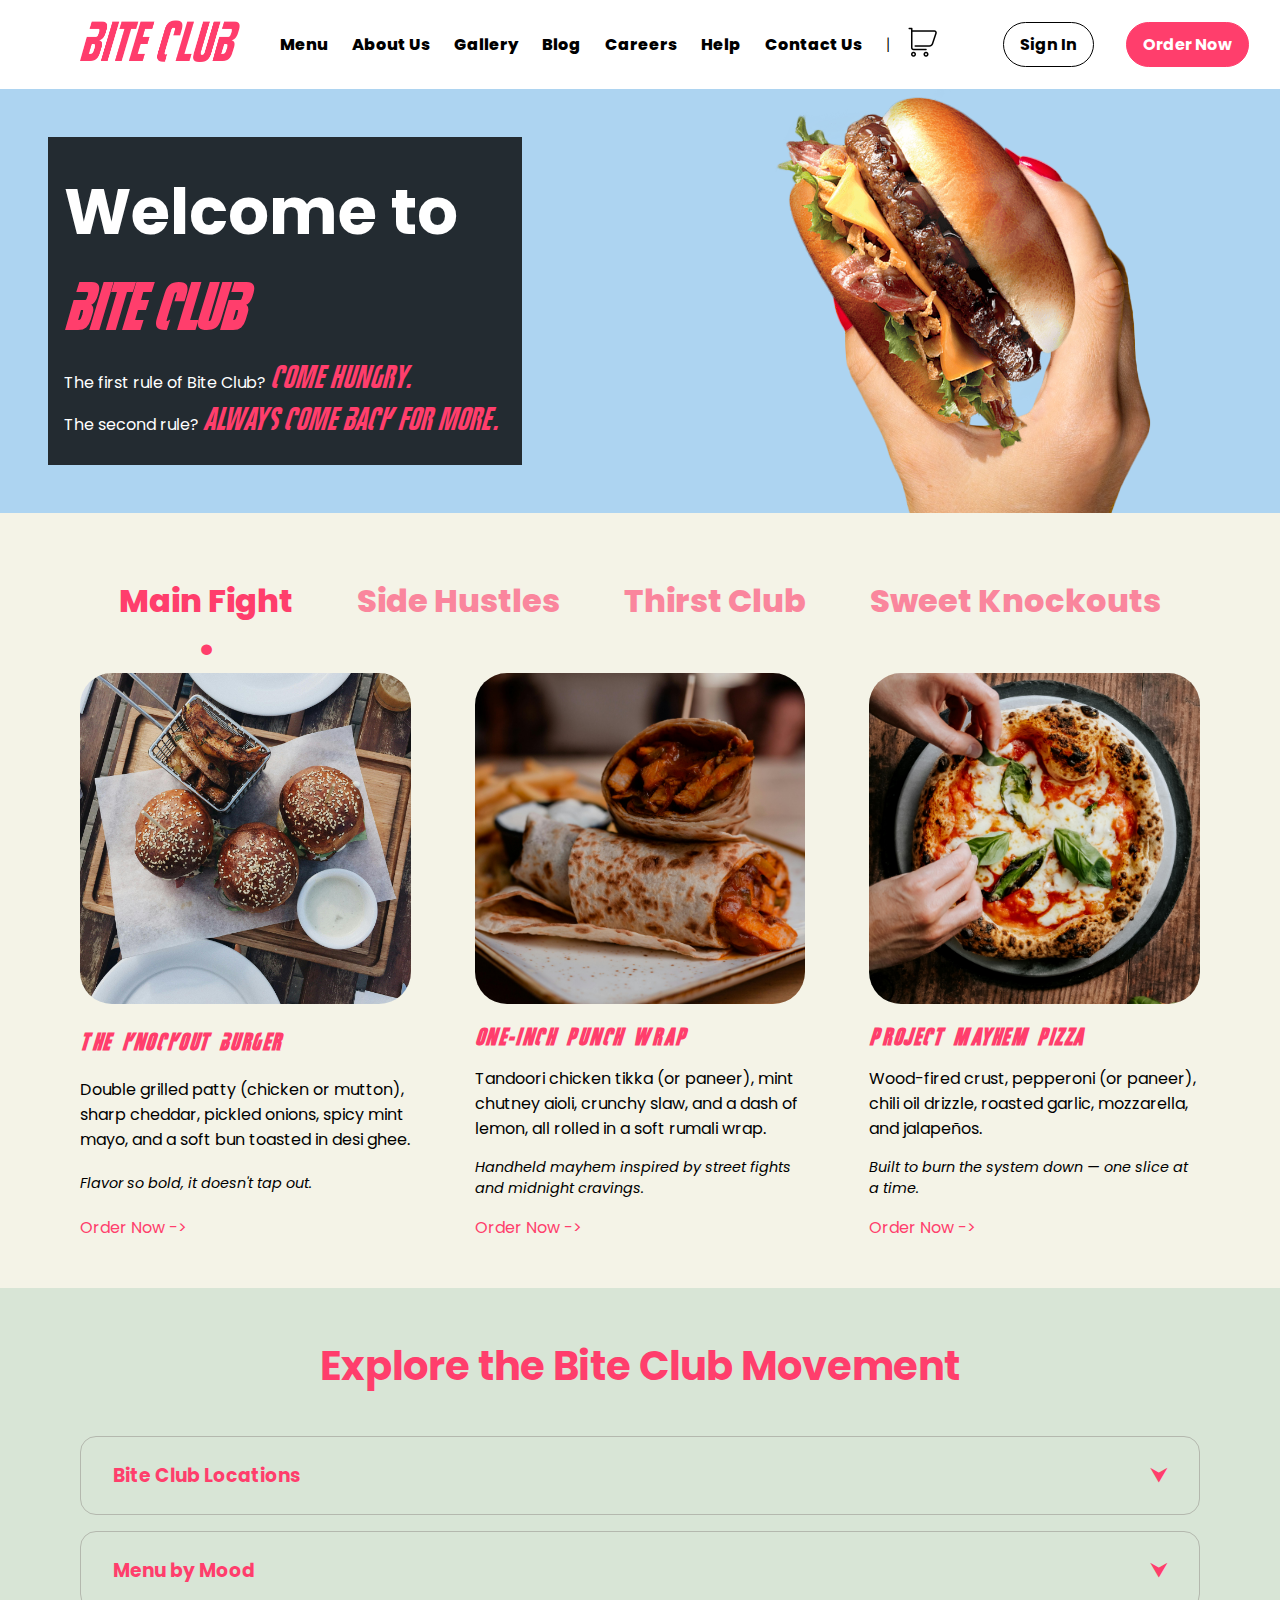
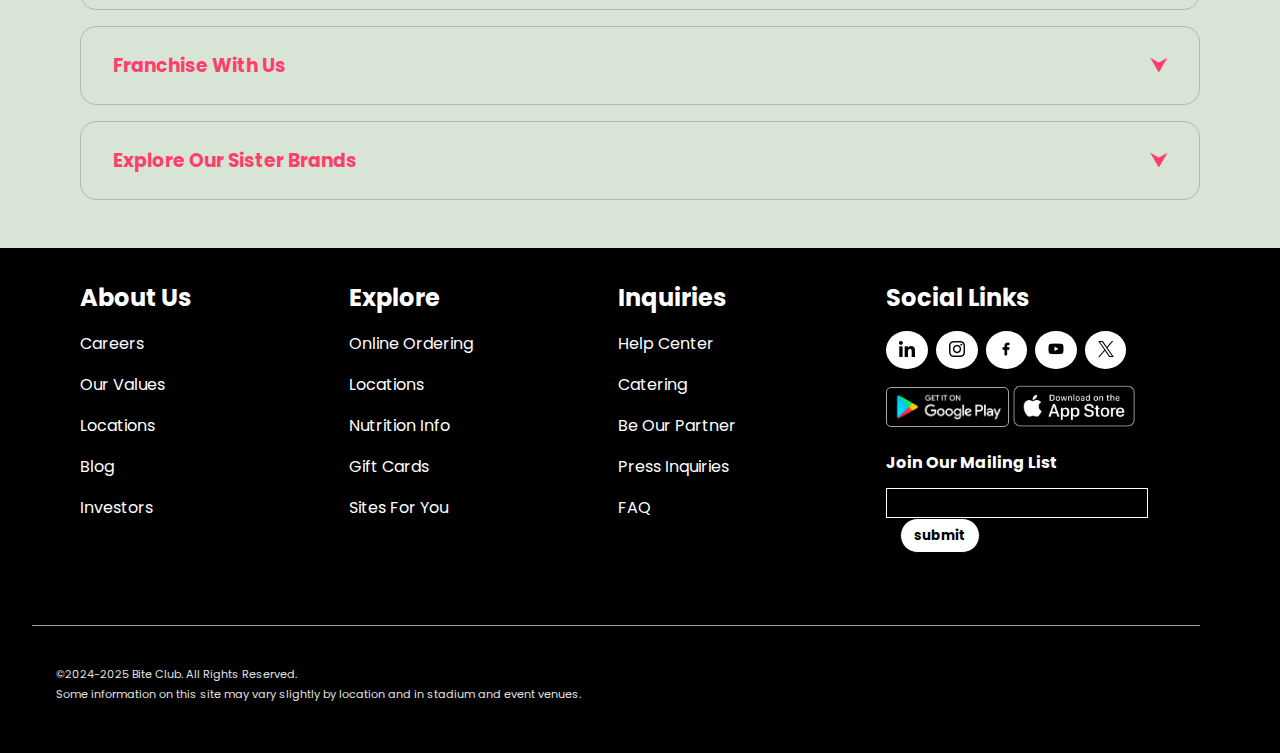
<file: index.html>
<!DOCTYPE html>
<html lang="en">
<head>
    <meta charset="UTF-8">
    <meta name="viewport" content="width=device-width, initial-scale=1.0">
    <link rel="stylesheet" href="styles/index.css">
    <title>Bite Club</title>
    <link rel="preconnect" href="https://fonts.googleapis.com">
    <link rel="preconnect" href="https://fonts.gstatic.com" crossorigin>
    <link href="https://fonts.googleapis.com/css2?family=Poppins:ital,wght@0,100;0,200;0,300;0,400;0,500;0,600;0,700;0,800;0,900;1,100;1,200;1,300;1,400;1,500;1,600;1,700;1,800;1,900&display=swap" rel="stylesheet">
    <link rel="icon" type="image/png" sizes="32x32" href="favicon_io/favicon-32x32.png">
    <link rel="icon" type="image/png" sizes="16x16" href="favicon_io/favicon-16x16.png">

</head>

<body>
    <header>
        <div class="announcement-bar">
        </div>
        <nav  class="nav-bar">
            <div class="logo">
                <a href="index.html"><img src="images/logo.png" alt="site logo"></a>
            </div>
            <ul class="nav-list">
                <li><a href="menu.html" class="underline-on-hover">Menu</a></li>
                <li><a href="about.html" class="underline-on-hover">About Us</a></li>
                <li><a href="gallery.html" class="underline-on-hover" >Gallery</a></li>
                <li><a href="blog.html" class="underline-on-hover">Blog</a></li>
                <li><a href="#" class="underline-on-hover">Careers</a></li>
                <li><a href="#" class="underline-on-hover">Help</a></li>
                <li><a href="contact.html" class="underline-on-hover">Contact Us</a></li>
                <li class="nav-sepration">|</li>
            </ul>
            <!-- <div class="nav-sepration"> | </div> -->
            <div class="nav-btn">
                <a href ="#" class="cart-icon"><img src="images/cart.png" alt="cart button"></a>
                <a href ="#" class="signup-btn">Sign In</a>
                <a href ="#" class="order-btn">Order Now</a>
            </div>
        </nav>
    </header>
    <main>
        <div class="hero">
            <div class="hero-text">
                <h1>Welcome to <span>Bite Club</span></h1>
                <p>The first rule of Bite Club? <span>Come hungry.</span><br>
                The second rule? <span>Always come back for more.</span></p>
            </div>
        </div>

        <div class="homepage-menu">
            <ul class="homepage-menu-options">
                <li id="homepage-main-fight" class="homepage-dish-category-select"><a>Main Fight</a><span>•</span></li>
                <li id="homepage-side-hustles" class="homepage-dish-category-select"><a>Side Hustles</a><span>•</span></li>
                <li id="homepage-thirst-club" class="homepage-dish-category-select"><a>Thirst Club</a><span>•</span></li>
                <li id="homepage-sweet-knockouts" class="homepage-dish-category-select"><a>Sweet Knockouts</a><span>•</span></li>
            </ul>
            <!-- <div class="homepage-menu-options-selected">•</div> -->
             <div class="homepage-food-items" id="homepage-food-items">
                    <div class="homepage-dish-one">
                        <div class="homepage-dish-one-img" id="homepage-dish-one-img"></div>
                        <h2>The Knockout Burger</h2>
                        <p>Double grilled patty (chicken or mutton), sharp cheddar, pickled onions, spicy mint mayo, and a soft bun toasted in desi ghee.</p>
                        <p class="food-tagline">Flavor so bold, it doesn't tap out.</p>
                        <p ><a class="underline-on-hover">Order Now -></a></p>
                    </div>

                    <div class="homepage-dish-two">
                        <div class="homepage-dish-two-img" id="homepage-dish-two-img"></div>
                        <h2>One-Inch Punch Wrap</h2>
                        <p>Tandoori chicken tikka (or paneer), mint chutney aioli, crunchy slaw, and a dash of lemon, all rolled in a soft rumali wrap.</p>
                        <p class="food-tagline">Handheld mayhem inspired by street fights and midnight cravings.</p>
                        <p><a class="underline-on-hover">Order Now -></a></p>
                    </div>

                    <div class="homepage-dish-three">
                        <div class="homepage-dish-three-img" id="homepage-dish-three-img"></div>
                        <h2> Project Mayhem Pizza</h2>
                        <p>Wood-fired crust, pepperoni (or paneer), chili oil drizzle, roasted garlic, mozzarella, and jalapeños.</p>
                        <p class="food-tagline">Built to burn the system down — one slice at a time.</p>
                        <p ><a class="underline-on-hover">Order Now -></a></p>
                    </div>

             </div>

             <div class="homepage-dropdown-container">
                <h2>Explore the Bite Club Movement</h2>
                <div class="question" id="ques-one">
                    <div class="only-question">
                        <h3>Bite Club Locations</h3>
                        <h3>⮟</h3>
                    </div>
                    <div class="division-one" id="division-one"></div>
                    <div class="only-answer-one only-answer" id="only-answer-one">
                        <ul>
                            <li ><a class="dropdown-ele-hover" href="#">Mumbai</a><span>The Original Arena. Open till 2 AM.</span></li>
                            <li ><a class="dropdown-ele-hover" href="#">Delhi</a><span>Underground pit. Loudest orders. Spiciest fights.</span></li>
                            <li ><a class="dropdown-ele-hover" href="#">Chennai</a><span>Coastal chapter. Seafood specials. Pure chaos.</span></li>
                            <li ><a class="dropdown-ele-hover" href="#">Hyderabad</a><span>Where biryani meets bruises.</span></li>
                        </ul>
                    </div>
                </div>
                <div class="question" id="ques-two">
                    <div class="only-question">
                        <h3>Menu by Mood</h3>
                        <h3>⮟</h3>
                    </div>
                    <div class="division-two" id="division-two"></div>
                    <div class="only-answer-two only-answer" id="only-answer-two">
                        <ul>
                            <li ><a class="dropdown-ele-hover" href="#">Laid-Back Bites</a><span>Not every day is fight night.</span></li>
                            <li ><a class="dropdown-ele-hover" href="#">Midnight Cravings</a><span>You are not your sleep schedule.</span></li>
                            <li ><a class="dropdown-ele-hover" href="#">Celebration Mode</a><span>You earned this chaos.</span></li>
                            <li ><a class="dropdown-ele-hover" href="#">Boardroom to Buns</a><span>Quit your job. Or just eat better.</span></li>
                        </ul>
                    </div>
                </div>
                <div class="question" id="ques-three">
                    <div class="only-question">
                        <h3>Franchise With Us</h3>
                        <h3>⮟</h3>
                    </div>
                    <div class="division-three" id="division-three"></div>
                    <div class="only-answer-three only-answer" id="only-answer-three">
                        <ul>
                            <li ><a class="dropdown-ele-hover" href="#">Own a Bite Club</a></li>
                            <li ><a class="dropdown-ele-hover" href="#">Investment Info</a></li>
                            <li ><a class="dropdown-ele-hover" href="#">Apply Now</a></li>
                            <li ><a class="dropdown-ele-hover" href="#">Why Bite Club?</a></li>
                        </ul>
                    </div>
                </div>
                <div class="question" id="ques-four">
                    <div class="only-question">
                        <h3>Explore Our Sister Brands</h3>
                        <h3>⮟</h3>
                    </div>
                    <div class="division-four" id="division-four"></div>
                    <div class="only-answer-four only-answer" id="only-answer-four">
                        <ul>
                            <li ><a class="dropdown-ele-hover" href="#">La La Lunch</a><span>Classic diner serving breakfast & lunch .</span></li>
                            <li ><a class="dropdown-ele-hover" href="#">The Grand Buffet Hotel</a><span>A boutique stay with a 24/7 buffet.</span></li>
                            <li ><a class="dropdown-ele-hover" href="#">Everything Edible All At Once</a><span>Grocery + ready-to-cook kits.</span></li>
                        </ul>
                    </div>
                </div>
             </div>

        </div>


    </main>

    <footer>
        <div class="footer-one">
        <div class="about-us">
            <ul>
                <li><h2>About Us</h2></li>
                <li><a href="#">Careers</a></li>
                <li><a href="#">Our Values</a></li>
                <li><a href="#">Locations</a></li>
                <li><a href="#">Blog</a></li>
                <li><a href="#">Investors</a></li>
            </ul>
        </div>
        <div class="explore">
            <ul>
                <li><h2>Explore</h2></li>
                <li><a href="#">Online Ordering</a></li>
                <li><a href="#">Locations</a></li>
                <li><a href="#">Nutrition Info</a></li>
                <li><a href="#">Gift Cards</a></li>
                <li><a href="#">Sites For You</a></li>
            </ul>
        </div>
        <div class="inquiries">
            <ul>
                <li><h2>Inquiries</h2></li>
                <li><a href="#">Help Center</a></li>
                <li><a href="#">Catering</a></li>
                <li><a href="#">Be Our Partner</a></li>
                <li><a href="#">Press Inquiries</a></li>
                <li><a href="#">FAQ</a></li>
            </ul>
        </div>
        <div class="socials">
            <h2>Social Links</h2>
            <ul class="social-links">
                <li class="social-links-logo-container"><a href="#"><img src="images/linkedin.png" class="social-links-logo"></a></li>
                <li class="social-links-logo-container"><a href="#"><img src="images/instagram.png" class="social-links-logo"></a></li> 
                <li class="social-links-logo-container"><a href="#"><img src="images/facebook.png" class="social-links-logo"></a></li>
                <li class="social-links-logo-container"><a href="#"><img src="images/youtube.png" class="social-links-logo"></a></li>
                <li class="social-links-logo-container"><a href="#"><img src="images/twitter.png" class="social-links-logo"></a></li>
            </ul>
            
            <a href="#"><img src="images/google-play-6.png" alt="get it on google play" class="google-play"></a>
            <a href="#"><img src="images/app-store-2.png" alt="download it on app store" class="app-store"></a>
            <h4>Join Our Mailing List</h4>
            <form>
            <input type="email" id="mailing-email" class="mailing-email" required>
            <button class="mailing-email-btn">submit</button>
            </form>
            
        </div>
        </div>
        <div class="hr-line"></div>
        <p class="foot-copyright">©2024-2025 Bite Club. All Rights Reserved.</p>
        <p class="foot-copyright">Some information on this site may vary slightly by location and in stadium and event venues.</p>
    </footer>
    
    <script src="js/index.js" type="module"></script>
</body>
</html>
</file>
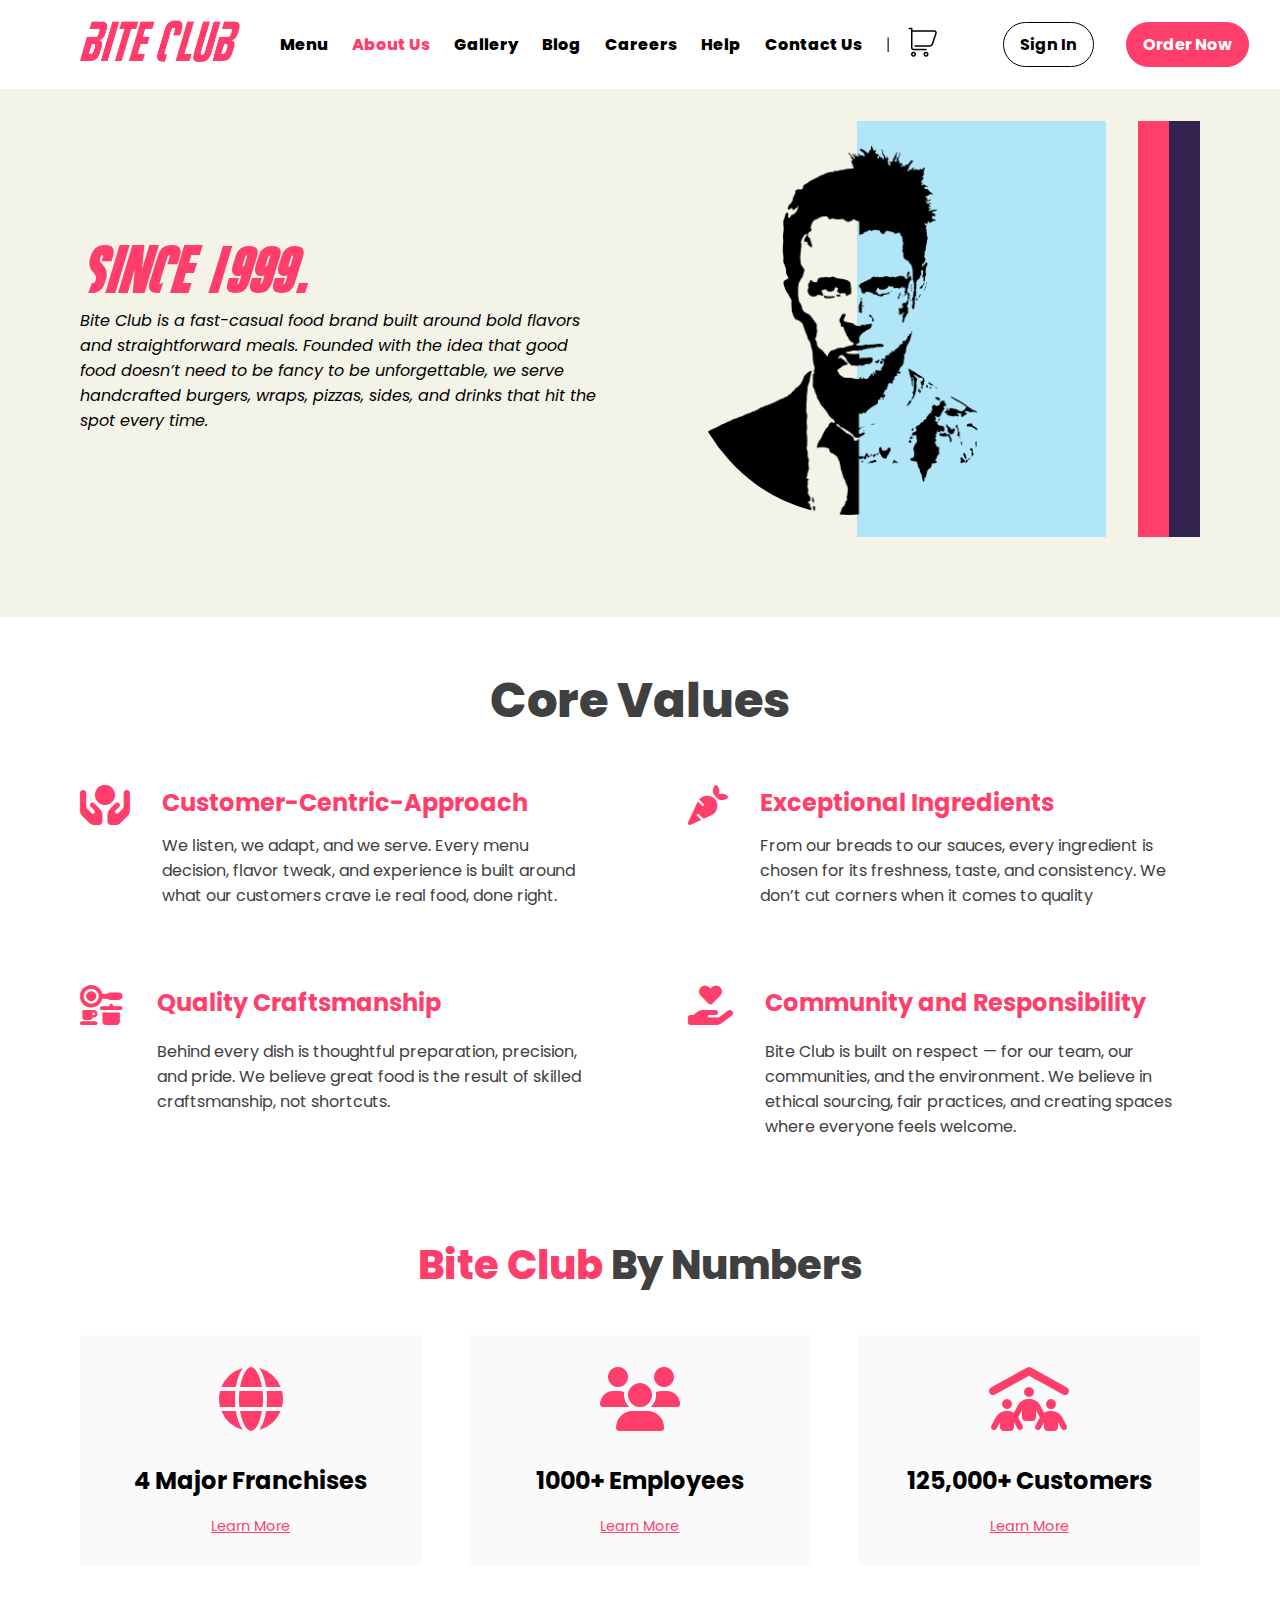
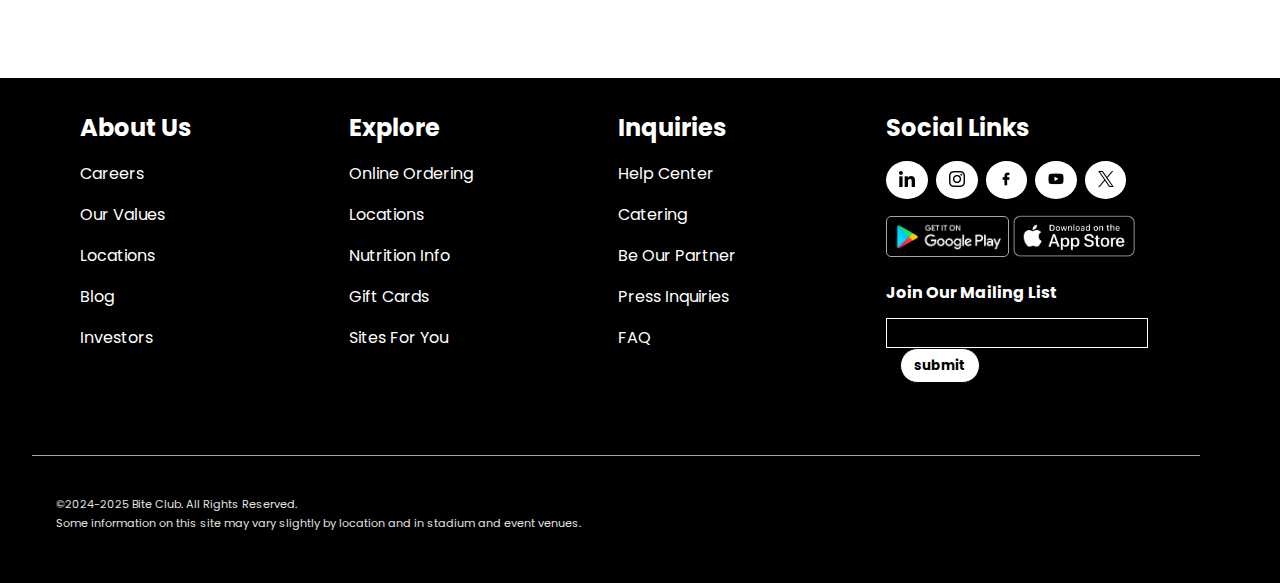
<file: about.html>
<!DOCTYPE html>
<html lang="en">
<head>
    <meta charset="UTF-8">
    <meta name="viewport" content="width=device-width, initial-scale=1.0">
    <link rel="stylesheet" href="styles/index.css">
    <title>Bite Club</title>
    <link rel="preconnect" href="https://fonts.googleapis.com">
    <link rel="preconnect" href="https://fonts.gstatic.com" crossorigin>
    <link href="https://fonts.googleapis.com/css2?family=Poppins:ital,wght@0,100;0,200;0,300;0,400;0,500;0,600;0,700;0,800;0,900;1,100;1,200;1,300;1,400;1,500;1,600;1,700;1,800;1,900&display=swap" rel="stylesheet">
    <link rel="icon" type="image/png" sizes="32x32" href="favicon_io/favicon-32x32.png">
    <link rel="icon" type="image/png" sizes="16x16" href="favicon_io/favicon-16x16.png">
    <link rel="stylesheet" href="https://cdnjs.cloudflare.com/ajax/libs/font-awesome/6.7.2/css/all.min.css" integrity="sha512-Evv84Mr4kqVGRNSgIGL/F/aIDqQb7xQ2vcrdIwxfjThSH8CSR7PBEakCr51Ck+w+/U6swU2Im1vVX0SVk9ABhg==" crossorigin="anonymous" referrerpolicy="no-referrer" />

</head>

<body>
    <header>
        <div class="announcement-bar">
        </div>
        <nav  class="nav-bar">
            <div class="logo">
                <a href="index.html"><img src="images/logo.png" alt="site logo"></a>
            </div>
            <ul class="nav-list">
                <li><a href="menu.html" class="underline-on-hover">Menu</a></li>
                <li><a href="about.html" class="underline-on-hover" id="nav-about-us">About Us</a></li>
                <li><a href="gallery.html" class="underline-on-hover" >Gallery</a></li>
                <li><a href="blog.html" class="underline-on-hover">Blog</a></li>
                <li><a href="#" class="underline-on-hover">Careers</a></li>
                <li><a href="#" class="underline-on-hover">Help</a></li>
                <li><a href="contact.html" class="underline-on-hover">Contact Us</a></li>
                <li class="nav-sepration">|</li>
            </ul>
            <!-- <div class="nav-sepration"> | </div> -->
            <div class="nav-btn">
                <a href ="#" class="cart-icon"><img src="images/cart.png" alt="cart button"></a>
                <a href ="#" class="signup-btn">Sign In</a>
                <a href ="#" class="order-btn">Order Now</a>
            </div>
        </nav>
    </header>

    <main>
        <Section class="about-us-intro">
            <div class="about-us-intro-text">
                <h2>Since 1999.</h2>
                <p>Bite Club is a fast-casual food brand built around bold flavors and straightforward meals.
                    Founded with the idea that good food doesn’t need to be fancy to be unforgettable, we serve handcrafted burgers, wraps, pizzas, sides, and drinks that hit the spot every time.
                </p>
            </div>
            <div class="about-us-intro-color-box">
                <div class="color-box-image-container"></div>
            </div>
        </Section>
        <section class="about-us-core-values">
            <h2>Core Values</h2>
            <div class="core-values-grid">
                <div class="core-value">
                    <i class="fa-solid fa-hands-holding-circle"></i>
                    <h3>Customer-Centric-Approach</h3>
                    <p>We listen, we adapt, and we serve. Every menu decision, flavor tweak, and experience is built around what our customers crave i.e real food, done right.</p>
                </div>
                <div class="core-value">
                    <i class="fa-solid fa-carrot"></i>
                    <h3> Exceptional Ingredients</h3>
                    <p>From our breads to our sauces, every ingredient is chosen for its freshness, taste, and consistency. We don’t cut corners when it comes to quality</p>
                </div>
                <div class="core-value">
                    <i class="fa-solid fa-kitchen-set"></i>
                    <h3>Quality Craftsmanship</h3>
                    <p>Behind every dish is thoughtful preparation, precision, and pride. We believe great food is the result of skilled craftsmanship, not shortcuts.</p>
                </div>
                <div class="core-value">
                    <i class="fa-solid fa-hand-holding-heart"></i>
                    <h3>Community and Responsibility</h3>
                    <p>Bite Club is built on respect — for our team, our communities, and the environment. We believe in ethical sourcing, fair practices, and creating spaces where everyone feels welcome.</p>
                </div>
            </div>
        </section>
        <section class="about-us-by-numbers">
            <h2><span>Bite Club</span> By Numbers</h2>
            <div class="about-us-data-grid">
                <div class="about-us-data">
                    <i class="fa-solid fa-globe"></i>
                    <h3>4 Major Franchises</h3>
                    <a href="#">Learn More</a>
                </div>
                <div class="about-us-data">
                    <i class="fa-solid fa-users"></i>
                    <h3>1000+ Employees</h3>
                    <a href="#">Learn More</a>
                </div>
                <div class="about-us-data">
                    <i class="fa-solid fa-people-roof"></i>
                    <h3>125,000+ Customers</h3>
                    <a href="#">Learn More</a>
                </div>
            </div>
        </section>
    </main>




    <footer>
        <div class="footer-one">
        <div class="about-us">
            <ul>
                <li><h2>About Us</h2></li>
                <li><a href="#">Careers</a></li>
                <li><a href="#">Our Values</a></li>
                <li><a href="#">Locations</a></li>
                <li><a href="#">Blog</a></li>
                <li><a href="#">Investors</a></li>
            </ul>
        </div>
        <div class="explore">
            <ul>
                <li><h2>Explore</h2></li>
                <li><a href="#">Online Ordering</a></li>
                <li><a href="#">Locations</a></li>
                <li><a href="#">Nutrition Info</a></li>
                <li><a href="#">Gift Cards</a></li>
                <li><a href="#">Sites For You</a></li>
            </ul>
        </div>
        <div class="inquiries">
            <ul>
                <li><h2>Inquiries</h2></li>
                <li><a href="#">Help Center</a></li>
                <li><a href="#">Catering</a></li>
                <li><a href="#">Be Our Partner</a></li>
                <li><a href="#">Press Inquiries</a></li>
                <li><a href="#">FAQ</a></li>
            </ul>
        </div>
        <div class="socials">
            <h2>Social Links</h2>
            <ul class="social-links">
                <li class="social-links-logo-container"><a href="#"><img src="images/linkedin.png" class="social-links-logo"></a></li>
                <li class="social-links-logo-container"><a href="#"><img src="images/instagram.png" class="social-links-logo"></a></li> 
                <li class="social-links-logo-container"><a href="#"><img src="images/facebook.png" class="social-links-logo"></a></li>
                <li class="social-links-logo-container"><a href="#"><img src="images/youtube.png" class="social-links-logo"></a></li>
                <li class="social-links-logo-container"><a href="#"><img src="images/twitter.png" class="social-links-logo"></a></li>
            </ul>
            
            <a href="#"><img src="images/google-play-6.png" alt="get it on google play" class="google-play"></a>
            <a href="#"><img src="images/app-store-2.png" alt="download it on app store" class="app-store"></a>
            <h4>Join Our Mailing List</h4>
            <form>
            <input type="email" id="mailing-email" class="mailing-email" required>
            <button class="mailing-email-btn">submit</button>
            </form>
            
        </div>
        </div>
        <div class="hr-line"></div>
        <p class="foot-copyright">©2024-2025 Bite Club. All Rights Reserved.</p>
        <p class="foot-copyright">Some information on this site may vary slightly by location and in stadium and event venues.</p>
    </footer>
    
    <script src="js/about.js" type="module"></script>
</body>
</html>
</file>
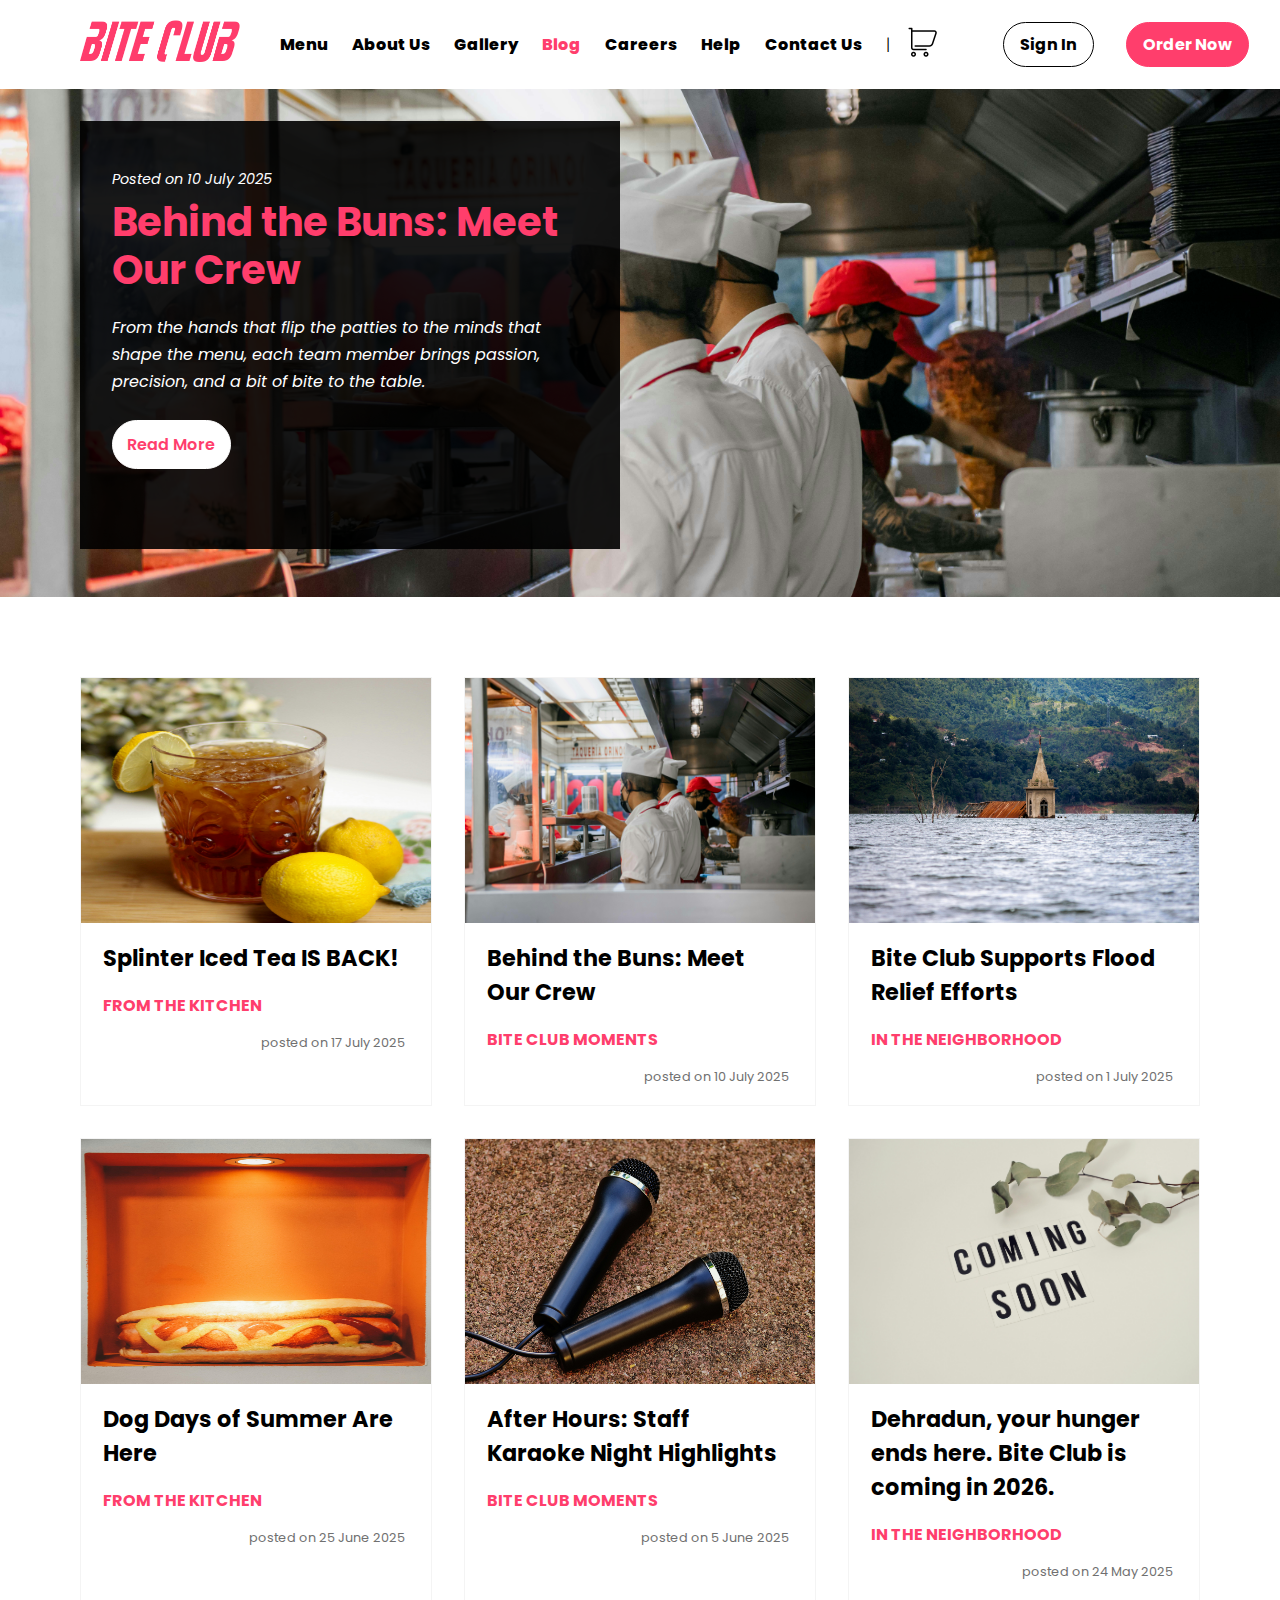
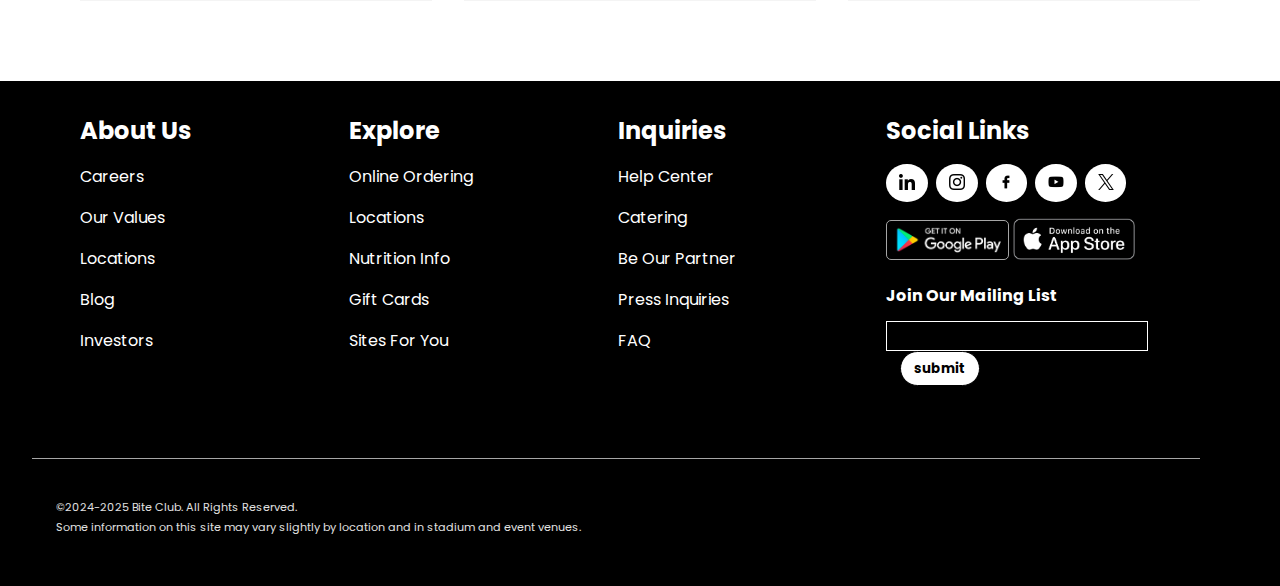
<file: blog.html>
<!DOCTYPE html>
<html lang="en">
<head>
    <meta charset="UTF-8">
    <meta name="viewport" content="width=device-width, initial-scale=1.0">
    <link rel="stylesheet" href="styles/index.css">
    <title>Bite Club</title>
    <link rel="preconnect" href="https://fonts.googleapis.com">
    <link rel="preconnect" href="https://fonts.gstatic.com" crossorigin>
    <link href="https://fonts.googleapis.com/css2?family=Poppins:ital,wght@0,100;0,200;0,300;0,400;0,500;0,600;0,700;0,800;0,900;1,100;1,200;1,300;1,400;1,500;1,600;1,700;1,800;1,900&display=swap" rel="stylesheet">
    <link rel="icon" type="image/png" sizes="32x32" href="favicon_io/favicon-32x32.png">
    <link rel="icon" type="image/png" sizes="16x16" href="favicon_io/favicon-16x16.png">

</head>

<body>
    <header>
        <nav  class="nav-bar">
            <div class="logo">
                <a href="index.html"><img src="images/logo.png" alt="site logo"></a>
            </div>
            <ul class="nav-list">
                <li><a href="menu.html" class="underline-on-hover">Menu</a></li>
                <li><a href="about.html" class="underline-on-hover">About Us</a></li>
                <li><a href="gallery.html" class="underline-on-hover" >Gallery</a></li>
                <li><a href="blog.html" class="underline-on-hover" id="nav-blog">Blog</a></li>
                <li><a href="#" class="underline-on-hover">Careers</a></li>
                <li><a href="#" class="underline-on-hover">Help</a></li>
                <li><a href="contact.html" class="underline-on-hover">Contact Us</a></li>
                <li class="nav-sepration">|</li>
            </ul>
            <!-- <div class="nav-sepration"> | </div> -->
            <div class="nav-btn">
                <a href ="#" class="cart-icon"><img src="images/cart.png" alt="cart button"></a>
                <a href ="#" class="signup-btn">Sign In</a>
                <a href ="#" class="order-btn">Order Now</a>
            </div>
        </nav>
    </header>

    <main>
        <section class="featured-blog">
            <div class="featured-blog-data">
                <p class="featured-blog-date">Posted on 10 July 2025</p>
                <h2>Behind the Buns: Meet Our Crew</h2>
                <p class="featured-blog-para">From the hands that flip the patties to the minds that shape the menu, each team member brings passion, precision, and a bit of bite to the table.</p>
                <a href="#">Read More</a>
            </div>
        </section>
        <section class="blog-section">
            <div class="blog-container-grid" id="blog-container-grid">
            </div>
        </section>
    </main>




    <footer>
        <div class="footer-one">
        <div class="about-us">
            <ul>
                <li><h2>About Us</h2></li>
                <li><a href="#">Careers</a></li>
                <li><a href="#">Our Values</a></li>
                <li><a href="#">Locations</a></li>
                <li><a href="#">Blog</a></li>
                <li><a href="#">Investors</a></li>
            </ul>
        </div>
        <div class="explore">
            <ul>
                <li><h2>Explore</h2></li>
                <li><a href="#">Online Ordering</a></li>
                <li><a href="#">Locations</a></li>
                <li><a href="#">Nutrition Info</a></li>
                <li><a href="#">Gift Cards</a></li>
                <li><a href="#">Sites For You</a></li>
            </ul>
        </div>
        <div class="inquiries">
            <ul>
                <li><h2>Inquiries</h2></li>
                <li><a href="#">Help Center</a></li>
                <li><a href="#">Catering</a></li>
                <li><a href="#">Be Our Partner</a></li>
                <li><a href="#">Press Inquiries</a></li>
                <li><a href="#">FAQ</a></li>
            </ul>
        </div>
        <div class="socials">
            <h2>Social Links</h2>
            <ul class="social-links">
                <li class="social-links-logo-container"><a href="#"><img src="images/linkedin.png" class="social-links-logo"></a></li>
                <li class="social-links-logo-container"><a href="#"><img src="images/instagram.png" class="social-links-logo"></a></li> 
                <li class="social-links-logo-container"><a href="#"><img src="images/facebook.png" class="social-links-logo"></a></li>
                <li class="social-links-logo-container"><a href="#"><img src="images/youtube.png" class="social-links-logo"></a></li>
                <li class="social-links-logo-container"><a href="#"><img src="images/twitter.png" class="social-links-logo"></a></li>
            </ul>
            
            <a href="#"><img src="images/google-play-6.png" alt="get it on google play" class="google-play"></a>
            <a href="#"><img src="images/app-store-2.png" alt="download it on app store" class="app-store"></a>
            <h4>Join Our Mailing List</h4>
            <form>
            <input type="email" id="mailing-email" class="mailing-email" required>
            <button class="mailing-email-btn">submit</button>
            </form>
            
        </div>
        </div>
        <div class="hr-line"></div>
        <p class="foot-copyright">©2024-2025 Bite Club. All Rights Reserved.</p>
        <p class="foot-copyright">Some information on this site may vary slightly by location and in stadium and event venues.</p>
    </footer>
    
    <script src="js/blog.js" type="module"></script>
</body>
</html>
</file>
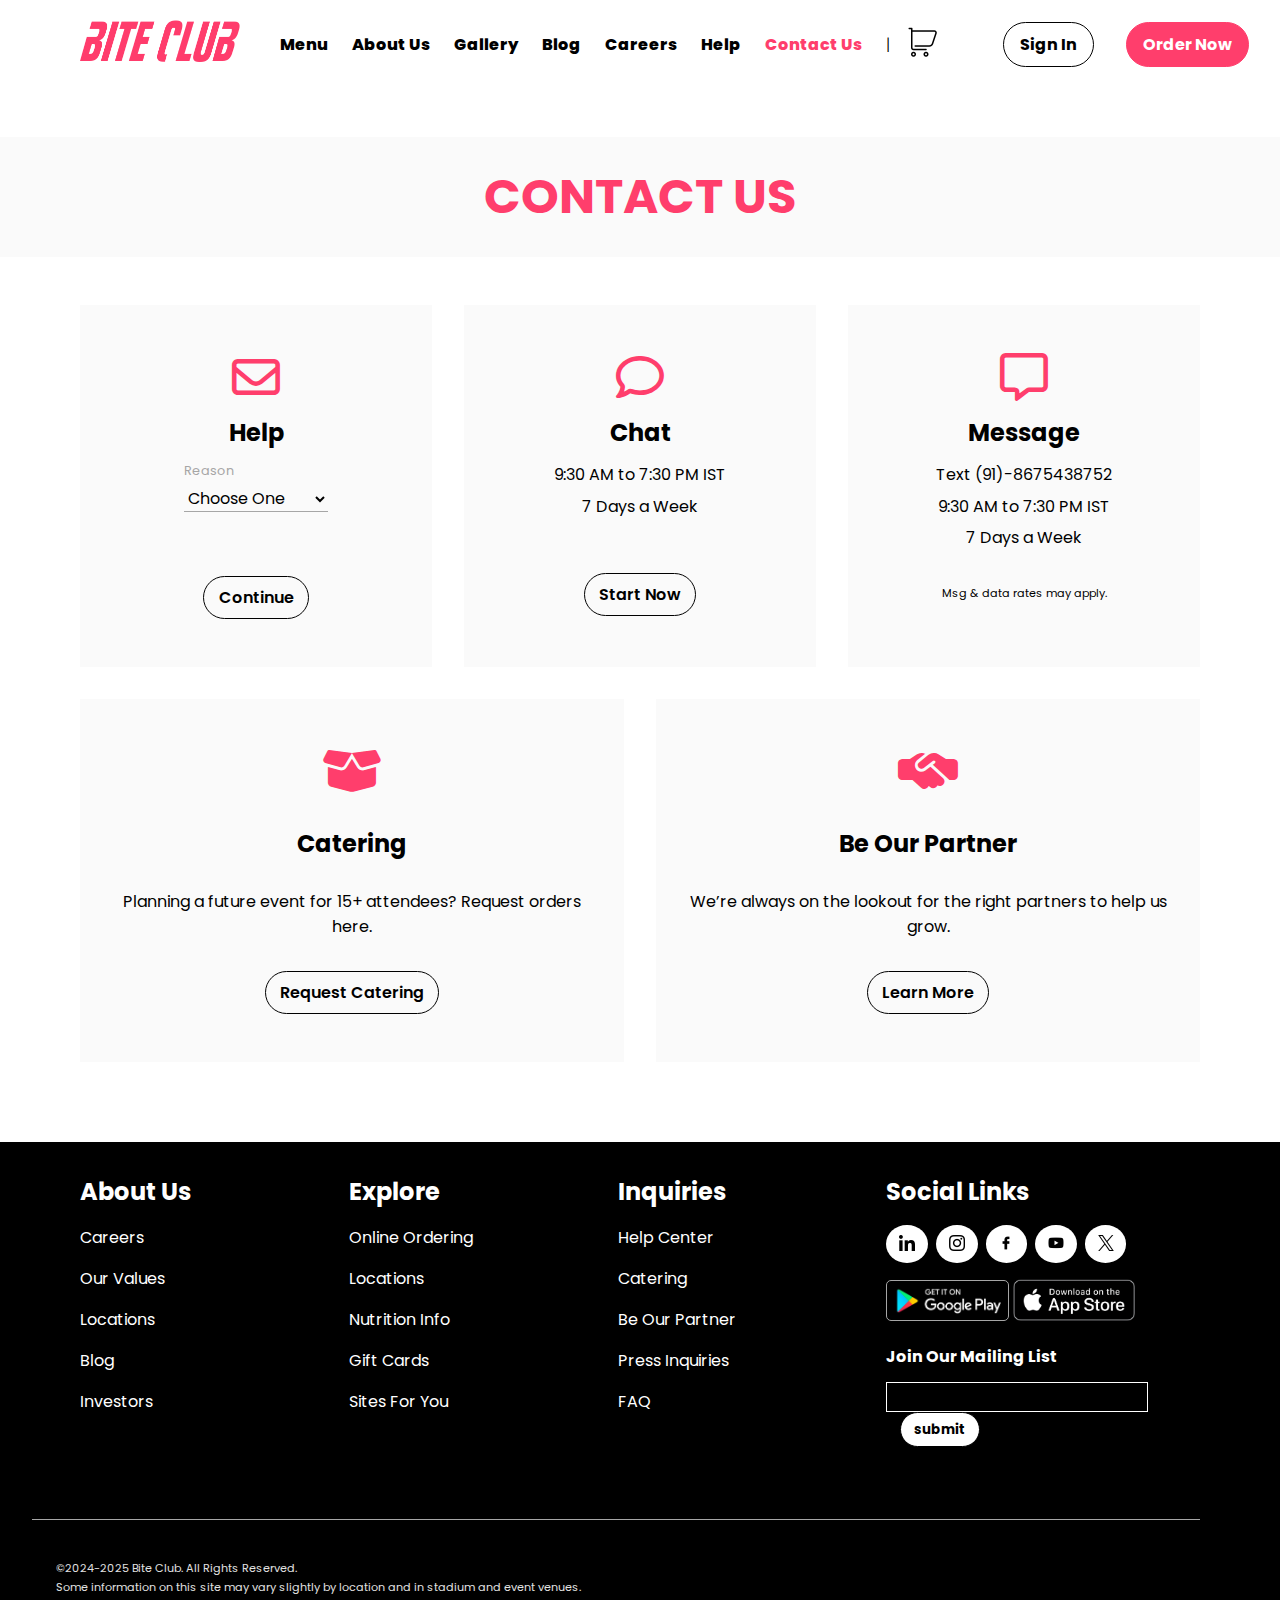
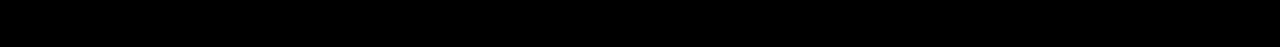
<file: contact.html>
<!DOCTYPE html>
<html lang="en">
<head>
    <meta charset="UTF-8">
    <meta name="viewport" content="width=device-width, initial-scale=1.0">
    <link rel="stylesheet" href="styles/index.css">
    <title>Bite Club</title>
    <link rel="preconnect" href="https://fonts.googleapis.com">
    <link rel="preconnect" href="https://fonts.gstatic.com" crossorigin>
    <link href="https://fonts.googleapis.com/css2?family=Poppins:ital,wght@0,100;0,200;0,300;0,400;0,500;0,600;0,700;0,800;0,900;1,100;1,200;1,300;1,400;1,500;1,600;1,700;1,800;1,900&display=swap" rel="stylesheet">
    <link rel="icon" type="image/png" sizes="32x32" href="favicon_io/favicon-32x32.png">
    <link rel="icon" type="image/png" sizes="16x16" href="favicon_io/favicon-16x16.png">
     <link rel="stylesheet" href="https://cdnjs.cloudflare.com/ajax/libs/font-awesome/6.7.2/css/all.min.css" integrity="sha512-Evv84Mr4kqVGRNSgIGL/F/aIDqQb7xQ2vcrdIwxfjThSH8CSR7PBEakCr51Ck+w+/U6swU2Im1vVX0SVk9ABhg==" crossorigin="anonymous" referrerpolicy="no-referrer" />

</head>

<body>
    <header>
        <nav class="nav-bar">
            <div class="logo">
                <a href="index.html"><img src="images/logo.png" alt="site logo"></a>
            </div>
            <ul class="nav-list">
                <li><a href="menu.html" class="underline-on-hover">Menu</a></li>
                <li><a href="about.html" class="underline-on-hover">About Us</a></li>
                <li><a href="gallery.html" class="underline-on-hover" >Gallery</a></li>
                <li><a href="blog.html" class="underline-on-hover">Blog</a></li>
                <li><a href="#" class="underline-on-hover">Careers</a></li>
                <li><a href="#" class="underline-on-hover">Help</a></li>
                <li><a href="#" class="underline-on-hover" id="nav-contact">Contact Us</a></li>
                <li class="nav-sepration">|</li>
            </ul>
            <!-- <div class="nav-sepration"> | </div> -->
            <div class="nav-btn">
                <a href ="#" class="cart-icon"><img src="images/cart.png" alt="cart button"></a>
                <a href ="#" class="signup-btn">Sign In</a>
                <a href ="#" class="order-btn">Order Now</a>
            </div>
        </nav>
    </header>

    <main>
        <h1 class="contact-us-heading">CONTACT US</h1>
        <section class="contact-us-section">
            <div class="contact-us-help">
                <i class="fa-regular fa-envelope"></i>
                <h2>Help</h2>
                <label for="query">Reason</label>
                <select name="query" id="query">
                    <option value="" disabled selected>Choose One</option>
                    <option value="order-issue">Order Issue</option>
                    <option value="technical-issue">Technical Issue</option>
                    <option value="other-reason">Other Reasons</option>
                </select>
                <a href="#">Continue</a>
            </div>
            <div class="contact-us-chat">
                <i class="fa-regular fa-comment"></i>
                <h2>Chat</h2>
                <p>9:30 AM to 7:30 PM IST</p>
                <p>7 Days a Week</p>
                <a href="#">Start Now</a>
            </div>
            <div class="contact-us-message">
                <i class="fa-regular fa-message"></i>
                <h2>Message</h2>
                <p>Text (91)-8675438752</p>
                <p>9:30 AM to 7:30 PM IST</p>
                <p>7 Days a Week</p>
                <p class="contact-us-msg-disclaimer">Msg & data rates may apply.</p>
            </div>
            <div class="contact-us-catering">
                <i class="fa-solid fa-box-open"></i>
                <h2>Catering</h2>
                <p>Planning a future event for 15+ attendees? Request orders here.</p>
                <a href="#">Request Catering</a>
            </div>
            <div class="contact-us-partner">
                <i class="fa-solid fa-handshake-simple"></i>
                <h2>Be Our Partner</h2>
                <p>We’re always on the lookout for the right partners to help us grow.</p>
                <a href="#">Learn More</a>
            </div>


        </section>
    </main>
    <footer>
        <div class="footer-one">
        <div class="about-us">
            <ul>
                <li><h2>About Us</h2></li>
                <li><a href="#">Careers</a></li>
                <li><a href="#">Our Values</a></li>
                <li><a href="#">Locations</a></li>
                <li><a href="#">Blog</a></li>
                <li><a href="#">Investors</a></li>
            </ul>
        </div>
        <div class="explore">
            <ul>
                <li><h2>Explore</h2></li>
                <li><a href="#">Online Ordering</a></li>
                <li><a href="#">Locations</a></li>
                <li><a href="#">Nutrition Info</a></li>
                <li><a href="#">Gift Cards</a></li>
                <li><a href="#">Sites For You</a></li>
            </ul>
        </div>
        <div class="inquiries">
            <ul>
                <li><h2>Inquiries</h2></li>
                <li><a href="#">Help Center</a></li>
                <li><a href="#">Catering</a></li>
                <li><a href="#">Be Our Partner</a></li>
                <li><a href="#">Press Inquiries</a></li>
                <li><a href="#">FAQ</a></li>
            </ul>
        </div>
        <div class="socials">
            <h2>Social Links</h2>
            <ul class="social-links">
                <li class="social-links-logo-container"><a href="#"><img src="images/linkedin.png" class="social-links-logo"></a></li>
                <li class="social-links-logo-container"><a href="#"><img src="images/instagram.png" class="social-links-logo"></a></li> 
                <li class="social-links-logo-container"><a href="#"><img src="images/facebook.png" class="social-links-logo"></a></li>
                <li class="social-links-logo-container"><a href="#"><img src="images/youtube.png" class="social-links-logo"></a></li>
                <li class="social-links-logo-container"><a href="#"><img src="images/twitter.png" class="social-links-logo"></a></li>
            </ul>
            
            <a href="#"><img src="images/google-play-6.png" alt="get it on google play" class="google-play"></a>
            <a href="#"><img src="images/app-store-2.png" alt="download it on app store" class="app-store"></a>
            <h4>Join Our Mailing List</h4>
            <form>
            <input type="email" id="mailing-email" class="mailing-email" required>
            <button class="mailing-email-btn">submit</button>
            </form>
            
        </div>
        </div>
        <div class="hr-line"></div>
        <p class="foot-copyright">©2024-2025 Bite Club. All Rights Reserved.</p>
        <p class="foot-copyright">Some information on this site may vary slightly by location and in stadium and event venues.</p>
    </footer>
    
    <script src="js/contact.js" type="module"></script>
</body>
</html>
</file>
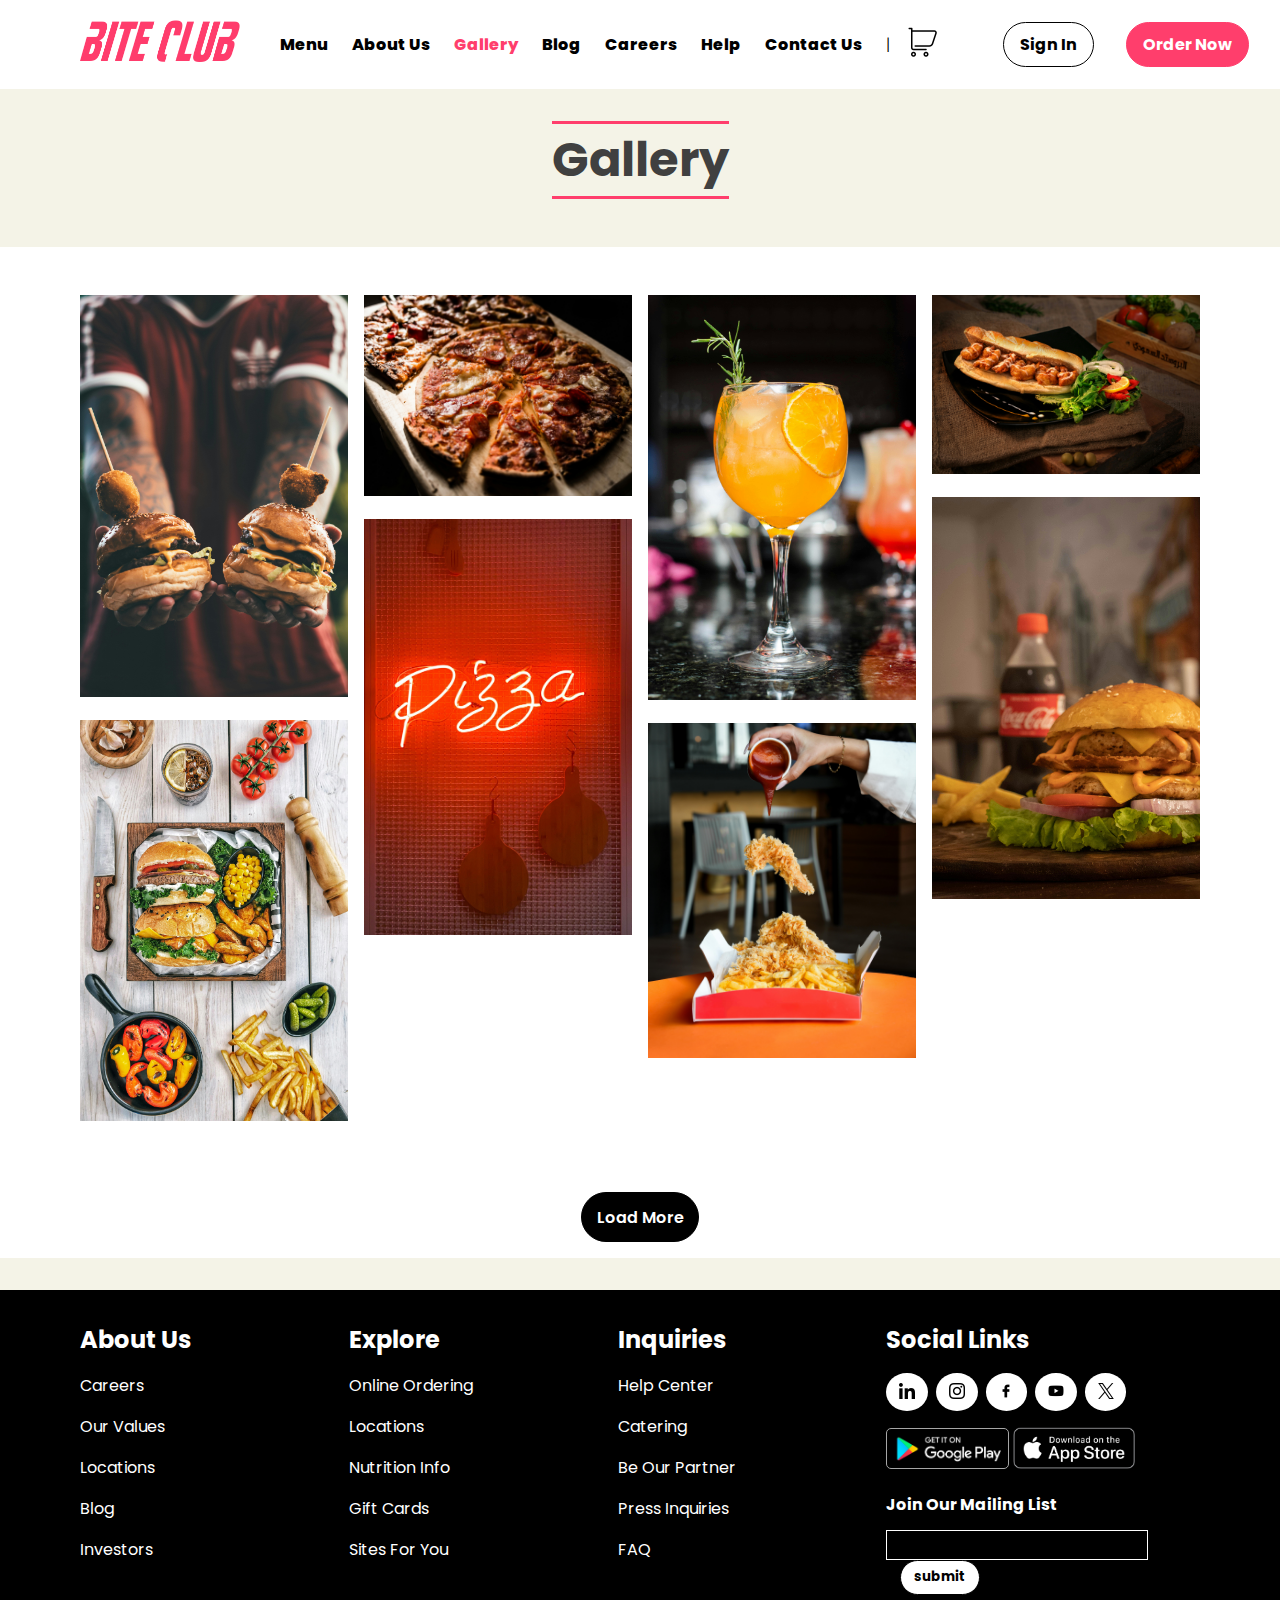
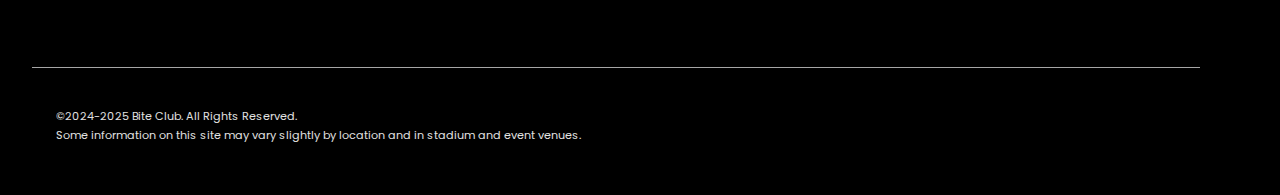
<file: gallery.html>
<!DOCTYPE html>
<html lang="en">
<head>
    <meta charset="UTF-8">
    <meta name="viewport" content="width=device-width, initial-scale=1.0">
    <link rel="stylesheet" href="styles/index.css">
    <title>Bite Club</title>
    <link rel="preconnect" href="https://fonts.googleapis.com">
    <link rel="preconnect" href="https://fonts.gstatic.com" crossorigin>
    <link href="https://fonts.googleapis.com/css2?family=Poppins:ital,wght@0,100;0,200;0,300;0,400;0,500;0,600;0,700;0,800;0,900;1,100;1,200;1,300;1,400;1,500;1,600;1,700;1,800;1,900&display=swap" rel="stylesheet">
    <link rel="icon" type="image/png" sizes="32x32" href="favicon_io/favicon-32x32.png">
    <link rel="icon" type="image/png" sizes="16x16" href="favicon_io/favicon-16x16.png">
     <link rel="stylesheet" href="https://cdnjs.cloudflare.com/ajax/libs/font-awesome/6.7.2/css/all.min.css" integrity="sha512-Evv84Mr4kqVGRNSgIGL/F/aIDqQb7xQ2vcrdIwxfjThSH8CSR7PBEakCr51Ck+w+/U6swU2Im1vVX0SVk9ABhg==" crossorigin="anonymous" referrerpolicy="no-referrer" />

</head>

<body>
    <header>
        <nav class="nav-bar">
            <div class="logo">
                <a href="index.html"><img src="images/logo.png" alt="site logo"></a>
            </div>
            <ul class="nav-list">
                <li><a href="menu.html" class="underline-on-hover">Menu</a></li>
                <li><a href="about.html" class="underline-on-hover">About Us</a></li>
                <li><a href="gallery.html" class="underline-on-hover" id="nav-gallery" >Gallery</a></li>
                <li><a href="blog.html" class="underline-on-hover">Blog</a></li>
                <li><a href="#" class="underline-on-hover">Careers</a></li>
                <li><a href="#" class="underline-on-hover">Help</a></li>
                <li><a href="contact.html" class="underline-on-hover" id="nav-contact">Contact Us</a></li>
                <li class="nav-sepration">|</li>
            </ul>
            <!-- <div class="nav-sepration"> | </div> -->
            <div class="nav-btn">
                <a href ="#" class="cart-icon"><img src="images/cart.png" alt="cart button"></a>
                <a href ="#" class="signup-btn">Sign In</a>
                <a href ="#" class="order-btn">Order Now</a>
            </div>
        </nav>
    </header>

    <main>
        <section class="gallery-section">
            <h1>Gallery</h1>
            <div class="gallery-grid" id="gallery-grid">
            </div>
           <div class="gallery-load-more-btn-div"> <button class="gallery-load-more-btn" id="gallery-load-more-btn">Load More</button></div>
        </section>
    </main>






    <footer>
        <div class="footer-one">
        <div class="about-us">
            <ul>
                <li><h2>About Us</h2></li>
                <li><a href="#">Careers</a></li>
                <li><a href="#">Our Values</a></li>
                <li><a href="#">Locations</a></li>
                <li><a href="#">Blog</a></li>
                <li><a href="#">Investors</a></li>
            </ul>
        </div>
        <div class="explore">
            <ul>
                <li><h2>Explore</h2></li>
                <li><a href="#">Online Ordering</a></li>
                <li><a href="#">Locations</a></li>
                <li><a href="#">Nutrition Info</a></li>
                <li><a href="#">Gift Cards</a></li>
                <li><a href="#">Sites For You</a></li>
            </ul>
        </div>
        <div class="inquiries">
            <ul>
                <li><h2>Inquiries</h2></li>
                <li><a href="#">Help Center</a></li>
                <li><a href="#">Catering</a></li>
                <li><a href="#">Be Our Partner</a></li>
                <li><a href="#">Press Inquiries</a></li>
                <li><a href="#">FAQ</a></li>
            </ul>
        </div>
        <div class="socials">
            <h2>Social Links</h2>
            <ul class="social-links">
                <li class="social-links-logo-container"><a href="#"><img src="images/linkedin.png" class="social-links-logo"></a></li>
                <li class="social-links-logo-container"><a href="#"><img src="images/instagram.png" class="social-links-logo"></a></li> 
                <li class="social-links-logo-container"><a href="#"><img src="images/facebook.png" class="social-links-logo"></a></li>
                <li class="social-links-logo-container"><a href="#"><img src="images/youtube.png" class="social-links-logo"></a></li>
                <li class="social-links-logo-container"><a href="#"><img src="images/twitter.png" class="social-links-logo"></a></li>
            </ul>
            
            <a href="#"><img src="images/google-play-6.png" alt="get it on google play" class="google-play"></a>
            <a href="#"><img src="images/app-store-2.png" alt="download it on app store" class="app-store"></a>
            <h4>Join Our Mailing List</h4>
            <form>
            <input type="email" id="mailing-email" class="mailing-email" required>
            <button class="mailing-email-btn">submit</button>
            </form>
            
        </div>
        </div>
        <div class="hr-line"></div>
        <p class="foot-copyright">©2024-2025 Bite Club. All Rights Reserved.</p>
        <p class="foot-copyright">Some information on this site may vary slightly by location and in stadium and event venues.</p>
    </footer>
    
    <script src="js/gallery.js" type="module"></script>
</body>
</html>
</file>
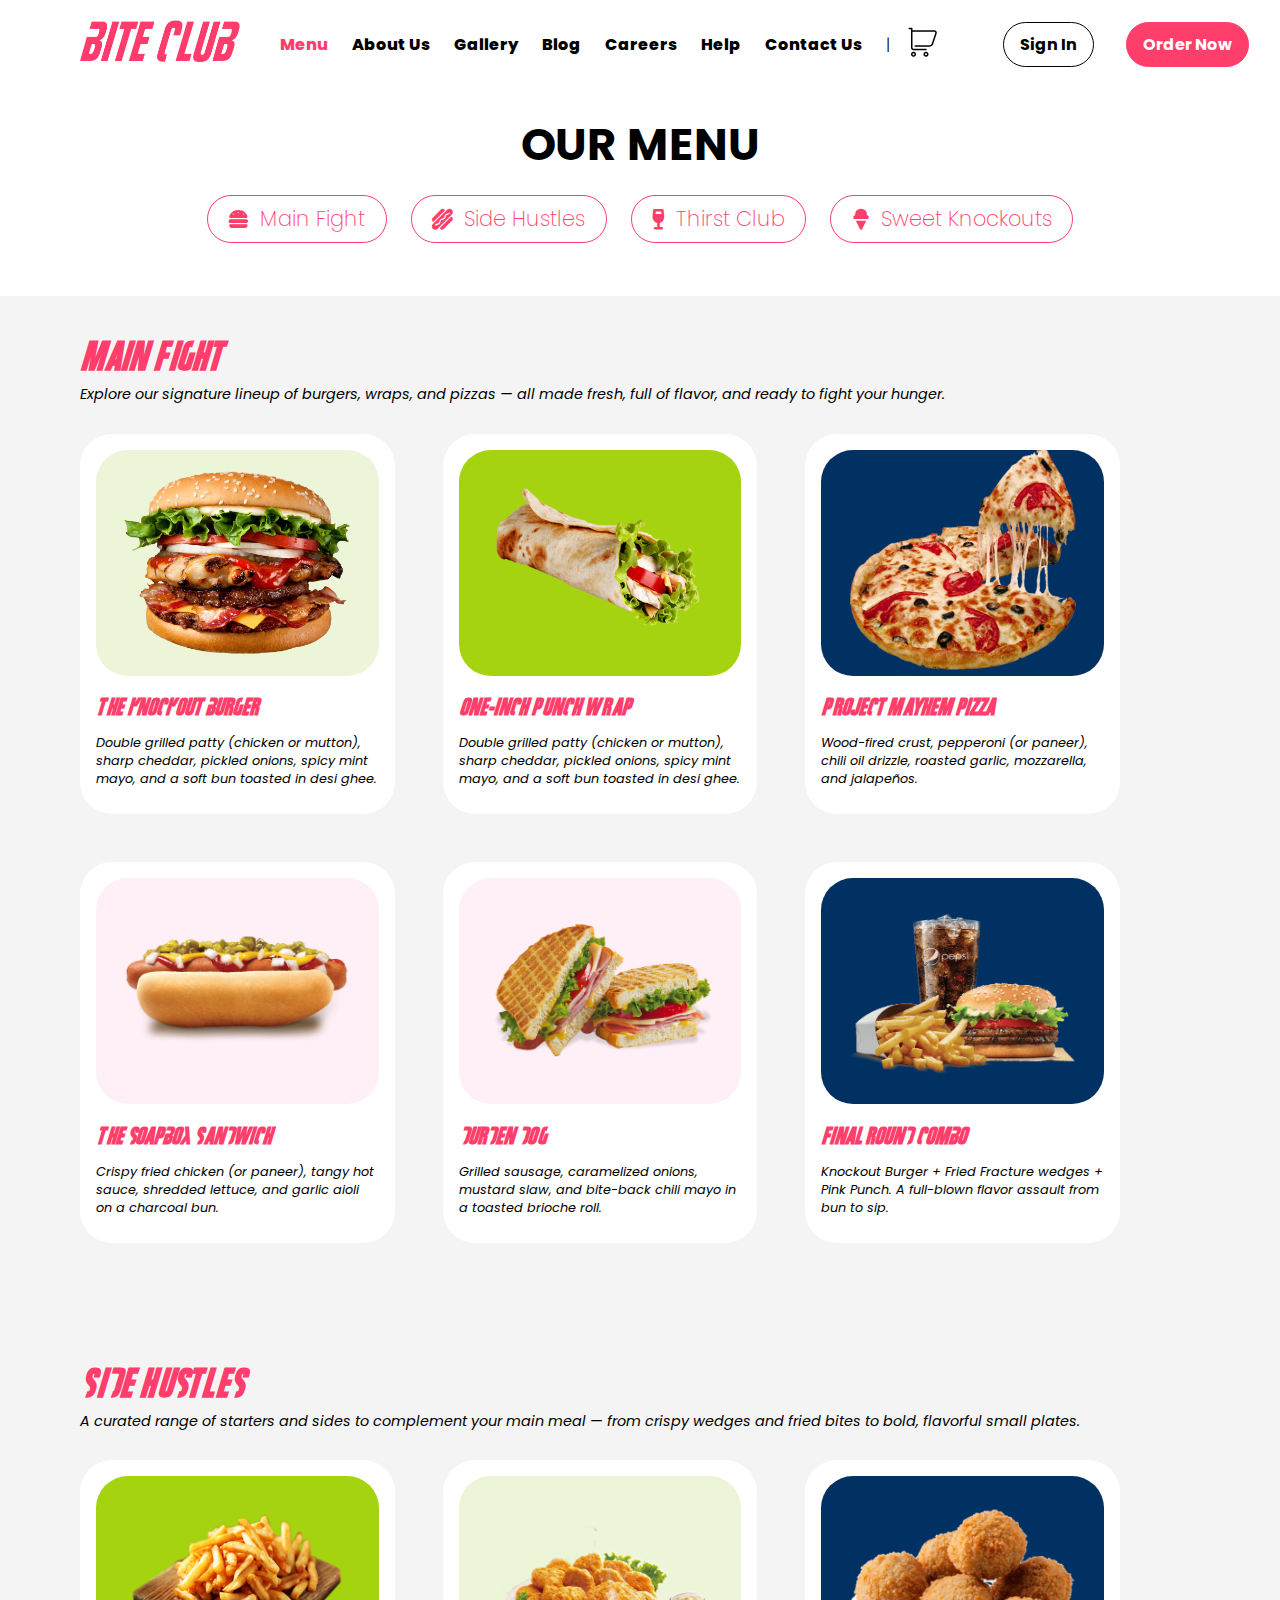
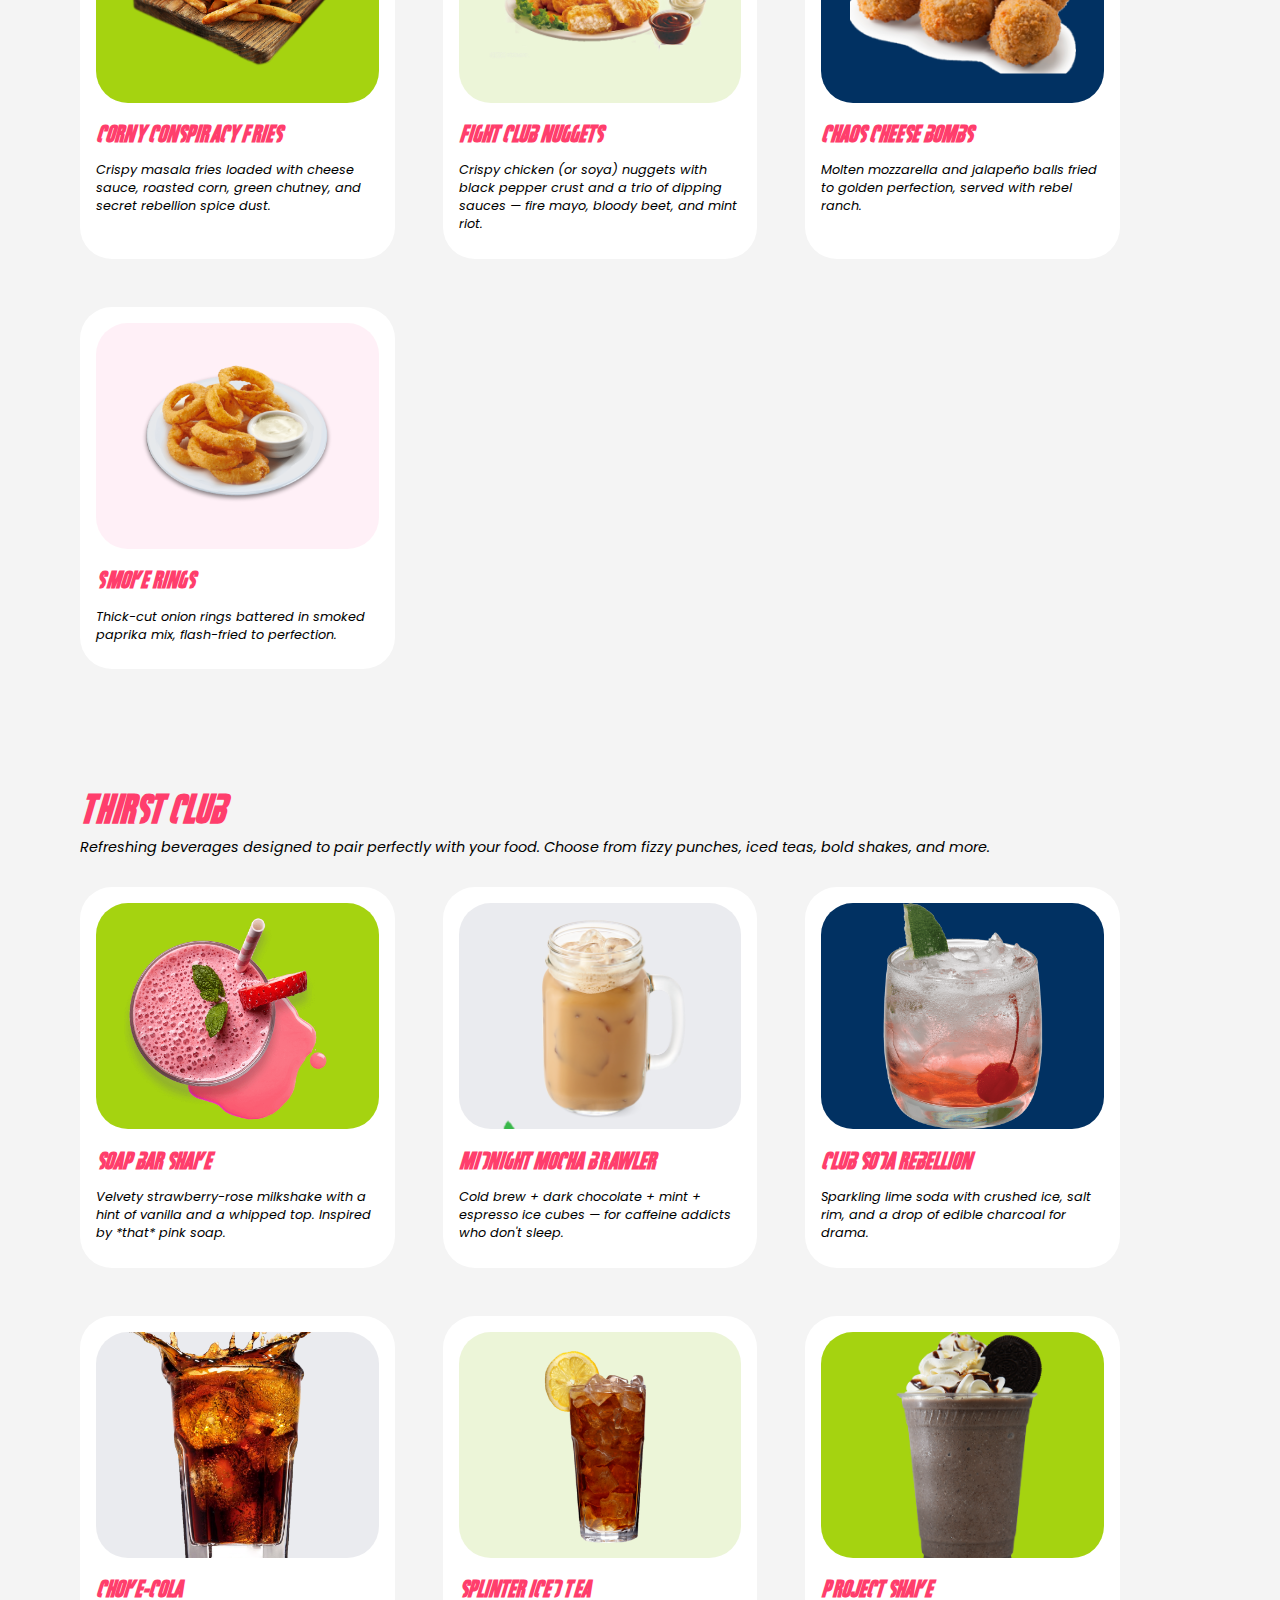
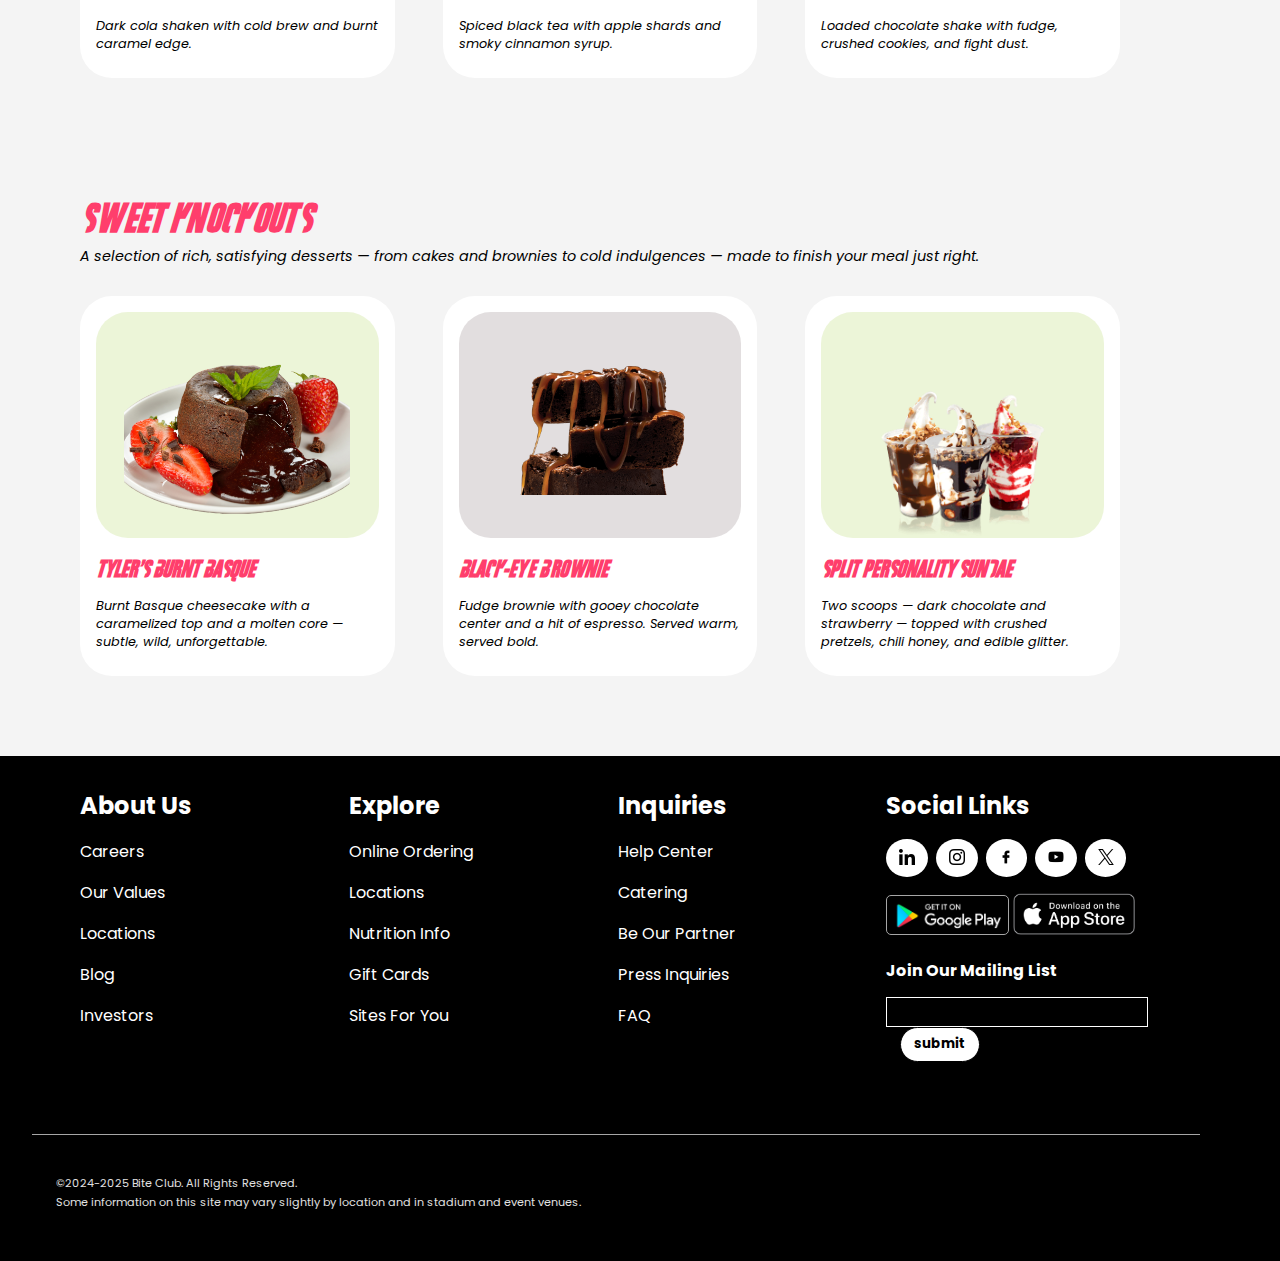
<file: menu.html>
<!DOCTYPE html>
<html lang="en">
<head>
    <meta charset="UTF-8">
    <meta name="viewport" content="width=device-width, initial-scale=1.0">
    <link rel="stylesheet" href="styles/index.css">
    <title>Bite Club</title>
    <link rel="preconnect" href="https://fonts.googleapis.com">
    <link rel="preconnect" href="https://fonts.gstatic.com" crossorigin>
    <link href="https://fonts.googleapis.com/css2?family=Poppins:ital,wght@0,100;0,200;0,300;0,400;0,500;0,600;0,700;0,800;0,900;1,100;1,200;1,300;1,400;1,500;1,600;1,700;1,800;1,900&display=swap" rel="stylesheet">
    <link rel="icon" type="image/png" sizes="32x32" href="favicon_io/favicon-32x32.png">
    <link rel="icon" type="image/png" sizes="16x16" href="favicon_io/favicon-16x16.png">

    <link rel="stylesheet" href="https://cdnjs.cloudflare.com/ajax/libs/font-awesome/6.7.2/css/all.min.css" integrity="sha512-Evv84Mr4kqVGRNSgIGL/F/aIDqQb7xQ2vcrdIwxfjThSH8CSR7PBEakCr51Ck+w+/U6swU2Im1vVX0SVk9ABhg==" crossorigin="anonymous" referrerpolicy="no-referrer" />

</head>

<body>
    <header>
        <div class="announcement-bar">
        </div>
        <nav  class="nav-bar">
            <div class="logo">
                <a href="index.html"><img src="images/logo.png" alt="site logo"></a>
            </div>
            <ul class="nav-list">
                <li><a href="menu.html" class="underline-on-hover" id="nav-menu">Menu</a></li>
                <li><a href="about.html" class="underline-on-hover">About Us</a></li>
                <li><a href="gallery.html" class="underline-on-hover" >Gallery</a></li>
                <li><a href="blog.html" class="underline-on-hover">Blog</a></li>
                <li><a href="#" class="underline-on-hover">Careers</a></li>
                <li><a href="#" class="underline-on-hover">Help</a></li>
                <li><a href="contact.html" class="underline-on-hover">Contact Us</a></li>
                <li class="nav-sepration">|</li>
            </ul>
            <!-- <div class="nav-sepration"> | </div> -->
            <div class="nav-btn">
                <a href ="#" class="cart-icon"><img src="images/cart.png" alt="cart button"></a>
                <a href ="#" class="signup-btn">Sign In</a>
                <a href ="#" class="order-btn">Order Now</a>
            </div>
        </nav>
    </header>
       <main>
        <section class="our-menu">
            <h2>OUR MENU</h2>
            <ul>
                <li><a href="#menu-main-fight"><i class="fa-solid fa-burger"></i>Main Fight</a></li>
                <li><a href="#menu-side-hustles"><i class="fa-solid fa-hotdog"></i>Side Hustles</a></li>
                <li><a href="#menu-thirst-club"><i class="fa-solid fa-wine-glass"></i>Thirst Club</a></li>
                <li><a href="#menu-sweet-knockouts"><i class="fa-solid fa-ice-cream"></i>Sweet Knockouts</a></li>
            </ul>
        </section>
        <section class="menu">

            <section class="menu-food-category" id="menu-main-fight">
                <h3>Main Fight</h3>
                <p>Explore our signature lineup of burgers, wraps, and pizzas — all made fresh, full of flavor, and ready to fight your hunger.</p>
                <div class="food-items" id="main-fight-items">
                </div>
            </section>

            <section class="menu-food-category" id="menu-side-hustles">
                <h3>Side Hustles</h3>
                <p>A curated range of starters and sides to complement your main meal — from crispy wedges and fried bites to bold, flavorful small plates.</p>
                <div class="food-items" id="side-hustles-items">
                </div>
            </section>

            <section class="menu-food-category" id="menu-thirst-club">
                <h3>Thirst Club</h3>
                <p>Refreshing beverages designed to pair perfectly with your food. Choose from fizzy punches, iced teas, bold shakes, and more.</p>
                <div class="food-items" id="thirst-club-items">
                </div>
            </section>

            <section class="menu-food-category" id="menu-sweet-knockouts">
                <h3>Sweet Knockouts</h3>
                <p>A selection of rich, satisfying desserts — from cakes and brownies to cold indulgences — made to finish your meal just right.</p>
                <div class="food-items" id="sweet-knockouts-items">
                </div>
            </section>
        </section>
    </main>

    <footer>
        <div class="footer-one">
        <div class="about-us">
            <ul>
                <li><h2>About Us</h2></li>
                <li><a href="#">Careers</a></li>
                <li><a href="#">Our Values</a></li>
                <li><a href="#">Locations</a></li>
                <li><a href="#">Blog</a></li>
                <li><a href="#">Investors</a></li>
            </ul>
        </div>
        <div class="explore">
            <ul>
                <li><h2>Explore</h2></li>
                <li><a href="#">Online Ordering</a></li>
                <li><a href="#">Locations</a></li>
                <li><a href="#">Nutrition Info</a></li>
                <li><a href="#">Gift Cards</a></li>
                <li><a href="#">Sites For You</a></li>
            </ul>
        </div>
        <div class="inquiries">
            <ul>
                <li><h2>Inquiries</h2></li>
                <li><a href="#">Help Center</a></li>
                <li><a href="#">Catering</a></li>
                <li><a href="#">Be Our Partner</a></li>
                <li><a href="#">Press Inquiries</a></li>
                <li><a href="#">FAQ</a></li>
            </ul>
        </div>
        <div class="socials">
            <h2>Social Links</h2>
            <ul class="social-links">
                <li class="social-links-logo-container"><a href="#"><img src="images/linkedin.png" class="social-links-logo"></a></li>
                <li class="social-links-logo-container"><a href="#"><img src="images/instagram.png" class="social-links-logo"></a></li> 
                <li class="social-links-logo-container"><a href="#"><img src="images/facebook.png" class="social-links-logo"></a></li>
                <li class="social-links-logo-container"><a href="#"><img src="images/youtube.png" class="social-links-logo"></a></li>
                <li class="social-links-logo-container"><a href="#"><img src="images/twitter.png" class="social-links-logo"></a></li>
            </ul>
            
            <a href="#"><img src="images/google-play-6.png" alt="get it on google play" class="google-play"></a>
            <a href="#"><img src="images/app-store-2.png" alt="download it on app store" class="app-store"></a>
            <h4>Join Our Mailing List</h4>
            <form>
            <input type="email" id="mailing-email" class="mailing-email" required>
            <button class="mailing-email-btn">submit</button>
            </form>
            
        </div>
        </div>
        <div class="hr-line"></div>
        <p class="foot-copyright">©2024-2025 Bite Club. All Rights Reserved.</p>
        <p class="foot-copyright">Some information on this site may vary slightly by location and in stadium and event venues.</p>
    </footer>
    
    <script src="js/menu.js" type="module"></script>

</body>
</html>
</file>
<file: styles/index.css>
*{
    margin: 0;
    padding: 0;
    font-family: "Poppins", sans-serif;
    box-sizing: border-box;
    
}
html {
  scroll-behavior:smooth;
}
@font-face {
  font-family: fightclub;
  src: url(../fonts/FightThis.ttf);
}

header{
    position: sticky;
    top:0;
    z-index: 1;
} 
.announcement-bar{
    font-size: 1rem;
    /* font-family: Arial, Helvetica, sans-serif; */
    background-color: #ff3e6c;
    color:white;
    line-height: 3.5;
    padding-left: 3.5em;
    font-weight: bolder;
    text-align: center;
    
}

.announcement-bar::after{
    content: "";
    animation:15s swap infinite;
    animation-timing-function: linear;
}
@keyframes swap {
    0%{
        content:"FREE STANDARD SHHIPPING ON ₹599+ ORDERS"
    }
    15%{
        opacity:0.5;
        transform:translateY(2)
    }
    25%{
        opacity: 1;
        transform: translateY(1);
        content:"FLAT 17% OFF - USE CODE FIGHT17 AT CHECKOUT! "
    }
    35%{
        opacity:0.5;
        transform:translateY(2)
    }
    50%{
        opacity: 1;
        transform: translateY(1);
        content:"NEW HERE? GET ₹100 OFF YOUR FIRST ORDER. USE CODE WELCOME100"
    }
    64%{
        opacity:0.5;
        transform:translateY(2)
    }
    75%{
        opacity:1;
        transform: translateY(1);
        content:"WANT TO JOIN THE CLUB? FRANCHISE WITH BITE CLUB — CLICK TO EXPLORE!"
    }
    87%{
        opacity:0.5;
        transform:translateY(2)
    }
    100%{
        opacity: 1;
        transform: translateY(1);
        content:"FREE STANDARD SHHIPPING ON ₹599+ ORDERS"
    }
}


.nav-bar{
    /* font-family: Arial, Helvetica, sans-serif; */
    display: flex;
    flex-direction: row;
    align-items: center;
    /* border:1px solid red; */
    font-size: 1rem;
    padding-left: 5em;
    padding-top:1em;
    padding-bottom: 1em;
    background-color: white;
    
    

}
/* .logo{
    width:17%;
    align-content: end;
} */
.logo img {
    width:10rem;
    /* aspect-ratio: 1/0.2; */
}

.nav-list{
    list-style-type: none;
    display: flex;
    font-size: 1em;
    font-weight: 800;
    padding:1em;
}
.nav-list li{
    margin-left:1.5em;
    /* cursor: pointer; */
    color:black;
}
.nav-list li a{
    color: black;
    text-decoration: none;
}
.nav-sepration{
    font-weight: 300;
}

.nav-btn{
    display: flex;
    flex-direction: row;
    align-items: center;
    gap:2em;
}
.cart-icon{
    /* border: 1px solid red; */
    width: fit-content;
    display: block;
}
.cart-icon img{
    width: 50%;
    aspect-ratio: 1/1;
    
}

.signup-btn ,.order-btn{
    display: inline-block;
    /* border:1px solid red; */
    font-size: 1rem;
    line-height: 1.5;
    font-weight: 700;
    padding:0.6em 1em;
    text-decoration: none;
    border-radius: 99999px;
    transition-duration: 0.2s;
    transition-timing-function: ease-out;

}

.signup-btn{
    border: 1px solid black;
    color:black;
}
.order-btn{
    color:white;
    /* background-color: #418614;
    border: 1px solid #418614; */
      background-color: #ff3e6c;
    border: 1px solid #ff3e6c;
    
}
.signup-btn:hover{
    color:white;
    background-color: black;
}
.order-btn:hover{
    /* color:#418614; */
    color: #ff3e6c;
    background-color: white;
}

/* for main part */

.hero{
    background-color: #ADD4F1;
    display: flex;
    padding:3em 3em;
    background-image: url("../images/burger-in-hand.png");
    background-position: 100% 39%;
    background-repeat: no-repeat;
    background-size:50%;
}

.hero-text{
    
    background-color: #232B31;
    width:40%;
    color:white;
    padding:1.7em 1em;
}



.hero-text h1{
     
    font-size: 4rem;
}
.hero-text p{
    font-size: 1rem;
}

.hero-text h1 span, .hero-text p span {
   font-family: fightclub;
    color: #ff3e6c;
}

.hero-text p span{
    font-size: 2rem;
}

.homepage-menu{
    background-color: #F4F3E7;
    
}

.homepage-menu-options{
    display: flex;
    justify-content:center;
    font-size: 2rem;
    gap:2em;
    padding-top:2em;
    list-style-type: none;
    color: #ff3e6c;
    
}

.homepage-menu-options li a{
    font-family: "Poppins", sans-serif;
    font-weight: 800;
    cursor: pointer;

}
/* .home-menu-options-selected{
    width: 1px;
    margin-left: auto;
    margin-right: auto;
    text-align: center;
    padding-left: auto;
} */
.homepage-menu-options li {
    display: flex;
    flex-direction: column;
    align-items: center;
    
}

.homepage-menu-options li span{
    visibility:hidden;
    font-weight: 900;
}

#homepage-main-fight span{
    visibility:visible;

}

#homepage-side-hustles , #homepage-thirst-club , #homepage-sweet-knockouts{
    opacity: 0.6;
    transition-duration: 0.5s;
}

#homepage-side-hustles:hover, #homepage-thirst-club:hover , #homepage-sweet-knockouts:hover{
    opacity: 1;
}
/* .homepage-menu-options li a:active .homepage-menu-options li span{
    visibility:visible;
} */


.homepage-food-items{
    padding-left:5em;
    padding-right: 5em;
    display: grid;
    grid-template: 1fr / 1fr 1fr 1fr;
    gap:4em;
    padding-bottom: 3em;
}

#homepage-dish-one-img{
    
    background-image: url("../images/knockout-burger-2.jpg");
    aspect-ratio: 1/1;
    background-size: cover;
    background-repeat: no-repeat;
    border-radius: 2em;
    background-position-y: 60%;
}
#homepage-dish-two-img{
    background-image: url("../images/one-inch-punch-wrap.jpg");
    aspect-ratio: 1/1;
    background-size: cover;
    background-repeat: no-repeat;
    border-radius: 2em;
    background-position: 60% 50%;

}
#homepage-dish-three-img{
    background-image: url("../images/mayhem-pizza.jpg");
    aspect-ratio: 1/1;
    background-size: cover;
    background-repeat: no-repeat;
    border-radius: 2em; 
    background-position-y: 60%;   
}

.homepage-dish-one , .homepage-dish-two , .homepage-dish-three{
    display: flex;
    flex-direction: column;
    gap:1em;
    justify-content: space-between;
}

.homepage-food-items h2{
    font-family: fightclub;
    color:#ff3e6c;
    letter-spacing: 0.1rem;
    word-spacing: 0.3rem;
}

.homepage-food-items .food-tagline{
    font-style: italic;
    font-size: 0.9rem;
}

.homepage-food-items a{
    color:#ff3e6c;
    cursor:pointer;
}

.homepage-dropdown-container{
    display:flex;
    flex-direction: column;
    background-color:	#D8E5D6;
    padding-left:5em;
    padding-right: 5em;
    padding-top: 3em;
    align-items: center;
    padding-bottom: 2em;
    

}

.homepage-dropdown-container h2{
    text-align: center;
    color:#ff3e6c;
    font-size: 2.5rem;
    margin-bottom: 1em;
}
.question{
    cursor: pointer;

    border: 1px solid #B4B8AE;
    width: 100%;
    padding-top:1.5em;
    padding-bottom: 1.5em;
    /* padding:1.5em 2em; */
    border-radius: 1em;
    margin-bottom: 1em;
    
}

.only-question{
    display: flex;
    justify-content: space-between;
    color:#ff3e6c;
    padding-left: 2em;
    padding-right: 2em;
    
}

.only-answer-one, .only-answer-two, .only-answer-three, .only-answer-four{
    display: none;
    /* border: 1px solid red; */
    padding-top: 1em;
    padding-left: 2em;
    padding-right: 2em;
    padding-bottom: 0.5em;
}


.only-answer ul{
    
    font-family: Fightclub;
    list-style-type: none;
    display: grid;
    grid-template:1fr 1fr /1fr 1fr;
    row-gap: 1em;
}
.only-answer ul li a{
    color:#333;
    /* font-family: fightclub; */
    font-weight: 600;
    font-size: 1.1rem;
    letter-spacing: 0.1em;
    text-decoration: none;
}
.only-answer ul li span{
    margin-left: 1em;
    font-style: italic;
    font-size: 0.8rem;
    color:#ff3e6c;
}
.division-two, .division-one, .division-three, .division-four{
    height:0.5px;
    background-color:#B4B8AE;
    margin-top: 1rem;
    display:none;
}

.display-none{
    display: block;
}

footer{
    background-color: black;
    padding-bottom: 3em;
}

.footer-one{
    padding:2em 5em;
    background-color: black;
    color:white;
    display: grid;
    grid-template: 1fr/1fr 1fr 1fr 2fr;
    column-gap: 7em;
}
.about-us ul , .inquiries ul , .explore ul{
    list-style-type: none;
    display: flex;
    flex-direction: column;
    gap:1em;

}
.about-us ul li, .inquiries ul li, .explore ul li{
    cursor: pointer;
    /* transition-duration:2s; */

}

.about-us ul li a, .inquiries ul li a, .explore ul li a{
    text-decoration: none;
    color:white;
}

.about-us ul li a:hover, .inquiries ul li a:hover, .explore ul li a:hover{
    text-decoration-line: underline;
    
}
.about-us ul li h2, .inquiries ul li h2, .explore ul li h2{
    cursor:default;
}

.google-play, .app-store{
    
    width:39%;
    margin-bottom: 1rem;
}
.google-play{
    border:1px solid #A6A6A6;
    border-radius: 5px;
    padding:0.34em 0.4em;
    /* width:35%; */
}
.social-links{
    margin-top:1rem;
    display: flex;
    flex-direction: row;
    list-style-type: none;
    gap:0.5em;
    margin-bottom: 1rem;
}


.social-links-logo-container{
    padding:0.5em 0.8em 0.3em 0.8em;
    background-color: white;
    border-radius: 50%;
    cursor: pointer;
    transition-duration: 0.3s;
    transition-timing-function: ease-in;
}
.social-links-logo{
    width:1rem;

}

.social-links-logo-container:hover{
    transform: scale(1.1);
}

.mailing-email{
    margin-top: 1em;
    background-color: black;
    color: white;
    border:1px solid white;
    padding:0.3em 0.1em;
}
.mailing-email-btn{
    background-color: white;
    color:black;
    border-radius: 9999px;
    padding: 0.5em 1em;
    border: 1px solid black;
    font-weight: 700;
    margin-left: 1em;
    cursor: pointer;
}

.hr-line{
    margin-top: 2.5em;
    height: 1px;
    background-color: #A6A6A6;
    margin-left: 2em;
    margin-right: 5em;
    margin-bottom: 2.5em;
}

.foot-copyright{
    color:#E1E1E1;
    padding-left: 5em;
    margin-bottom: 0.2em;
    font-size: 0.7rem;
}

.underline-on-hover {
  position: relative;
}


.underline-on-hover::after {
  content: '';
  position: absolute;
  left: 0;
  bottom: 0;
  height: 3px;
  width: 0%;
  background-color: #ff3e6c;
  transition: width 0.5s ease-out;
}

.underline-on-hover:hover::after {
  width: 100%;
}

/* FOR MENU PAGE */

.our-menu{
    display: flex;
    flex-direction: column;
    align-items: center;
    /* border: 1px solid red; */

}
.our-menu h2{
    font-size: 2.8rem;
    margin-top: 0.5em;
    margin-bottom: 0.5em;
}

.our-menu ul{
    font-size: 1.5rem;
    list-style-type: none;
    display: flex;
    gap:1em;
    margin-bottom: 2.5em;
}



.our-menu ul li a{
    font-size: 1.3rem;
    border:1.5px solid #ff3e6c;
    border-radius: 9999px;
    padding:0.4em 1em;
    background-color: white;
    color:#ff3e6c;
    font-weight: 200;
    text-decoration: none;
    width:inherit;
}

.our-menu ul li a:hover{
    background-color: #ff3e6c;
    color:white;
}
.fa-burger, .fa-hotdog, .fa-wine-glass, .fa-ice-cream{
    margin-right: 0.5em;
}


.menu-food-category{
    padding-top: 2em;
    padding-left: 5em;
    background-color: #F4F4F4;
    padding-right: 10em;
    padding-bottom: 5em;
}
.menu-food-category h3{
    font-family: Fightclub;
    color: #ff3e6c;
    font-size: 2.5rem;
    margin-bottom: 0.1em;
}
.menu-food-category p{
    font-style: italic;
    font-size: 0.9rem;
    margin-bottom: 2em;
}

.food-items{
    display: grid;
    grid-template-columns: repeat(auto-fit, minmax(280px, 1fr));
    grid-gap:3em;

}


.menu-item{
    background-color: white;
    border-radius: 2rem;
    padding:1em;
    padding-bottom: 0;
    display: flex;
    flex-direction: column;
    cursor:pointer;
    transition: transform 0.4s ease, box-shadow 0.6s ease;
}

.menu-item h4{

    margin-top: 0.6em;
    margin-bottom: 0.6em;
    font-family: Fightclub;
    color:#ff3e6c;
    font-size: 1.5rem;
}
.menu-item p{
    font-size: 0.8rem;
}

.menu-item:hover{
    transform: translateY(-1px);
    box-shadow: 0 6px 15px rgba(0, 0, 0, 0.15);
}

.food-item-img , .food-item-img-two{
    background-image: url("../images/knockout-burger-1.png");
    aspect-ratio: 1/0.8;
    background-size: cover;
    background-repeat: no-repeat;
    border-radius: 2em;
    background-color: #A5D311;
    background-size: 80%;
    background-position: center;
    
}

.food-item-img-two{
    background-image: url("../images/pizza.png");
}

/* for contact us page */

.contact-us-heading{
    font-size:3rem;
    text-align: center;
    padding-top: 0.5em;
    padding-bottom: 0.5em;
    margin-top: 1em;
    margin-bottom: 1em;
    background-color: #FAFAFA;
    color: #ff3e6c;
}

.contact-us-section{
    display:grid;
    grid-template: 1fr 1fr/repeat(6,1fr);
    margin-left: 5em;
    margin-right: 5em;
    gap:2em;
    margin-bottom: 5em;
}

.contact-us-section div{
    background-color: #FAFAFA;
    display: flex;
    flex-direction:column;
    align-items: center;
    padding-left:2em;
    padding-right:2em;
    
}
.contact-us-section div i{
    font-size: 3rem;
    margin-top: 1em;
    margin-bottom: 0.3em;
    color:#ff3e6c;
}

.contact-us-section div h2{
    font-size:1.5rem;
    margin-bottom:0.5em;
}

.contact-us-chat, .contact-us-help , .contact-us-message{
    grid-column:span 2;
}

.contact-us-catering, .contact-us-partner{
    grid-column:span 3;
    text-align: center;
    display: flex;
    flex-direction: column;
    gap:1em;
}

.contact-us-catering a, .contact-us-partner a{
    margin-top: 1em;
}


.contact-us-help label{
    font-size:0.8rem;
    color:#A6A6A6;
    margin-bottom: 0.4em;
    width: 50%;
    text-align: left;
}

.contact-us-help select{
    border:none;
    background-color:#FAFAFA;
    border-bottom:1px solid #A6A6A6;
    width:50%;
    line-height: 1.5;
    font-size: 1rem;
    margin-bottom: 4em;
}

.contact-us-section div a{
    display: inline-block;
    border:1px solid black;
    color:black;
    border-radius:9999px;
    text-decoration: none;
    padding:0.5em 0.9em;
    font-weight: 600;
    margin-bottom: 3em;
}

.contact-us-section div a:hover{
    background-color: black;
    color:white;
}

.contact-us-chat p, .contact-us-message p{
    font-size: 1rem;
    margin-bottom:0.4em;
}

.contact-us-chat a{
    margin-top:3em;
}

.contact-us-message .contact-us-msg-disclaimer{
    font-size:0.7rem;
    margin-top: 2.5em;
}



/* FOR ABOUT US PAGE */
.about-us-intro{
    background-color: #F4F3E7;
    padding-left: 5em;
    padding-right: 5em;
    padding-top: 2em;
    padding-bottom: 5em;
    display: grid;
    gap:5em;
    grid-template-columns: 1fr 1fr;

}

.about-us-intro-text{
    display:flex;
    flex-direction: column;
    justify-content: center;
}
.about-us-intro-text h2{
    color:#ff3e6c;
    font-family:Fightclub;
    font-size: 4rem;
}
.about-us-intro-text p{
    
    font-style:oblique;
}   
.about-us-intro-color-box {
    background: 
      linear-gradient(to right,
        #F4F3E7 0%,
        #F4F3E7 34%,
        #B1E6F8 34%,
        #B1E6F8 82%,
        #F4F3E7 82%,
        #F4F3E7 88%,
        #ff3e6c 88%,
        #ff3e6c 94%,
        #31234D 94%,
        #31234D 100%
      );
      /* ,
      url("../images/tyler-durden.png") */
    aspect-ratio: 1 / 0.8;
    background-size: cover;
    background-repeat: no-repeat;
    background-blend-mode: overlay;
    background-position-x: 70%;
    /* border:1px solid black; */
    display: flex;
    align-items: center;
}

.color-box-image-container{
 background-image: url("../images/tyler-durden.png");
 width: 65%;
 aspect-ratio: 1/1.1;
 background-size: cover;
 background-repeat: no-repeat;
 border:1px soild red;
 border-radius: 50%;
 background-position-x: 80%;
 padding:2em 3em 0 3em;
 /* background-color:#FBF6D6 ; */
 
}

.about-us-core-values{
    background-color: white;
    padding-left: 5em;
    padding-right: 5em;
    padding-top: 3em;
    padding-bottom: 3em;
}


.about-us-core-values h2, .about-us-by-numbers h2{
    color: #404040;
    text-align: center;
    font-size: 3rem;
    font-weight: 800;
    margin-bottom: 1em;
}

.core-values-grid{
    display:grid;
    grid-template-columns: 1fr 1fr;
    column-gap: 6em;
    row-gap:4em;
}
.core-value{
    display: grid;
    grid-template: repeat(3,1fr)/repeat(9,1fr);
    grid-template-areas: 
    "logo head head head head head head head head"
    ".... info info info info info info info info"
    ".... info info info info info info info info"
    ;
    column-gap:2em;
    row-gap:0.5em;

}
.core-value i{
    grid-area: logo;
    font-size: 2.5rem;
    color:#ff3e6c
}

.core-value h3{
    grid-area:head;
    font-size:1.5rem;
    color:#ff3e6c
}

.core-value p{
    grid-area:info;
    font-size:1rem;
    color:#404040;
}

.about-us-by-numbers{
    padding-left:5em;
    padding-top:3em;
    padding-bottom:7em;
    padding-right:5em;
    /* background-color: #F4F3E7; */

}

.about-us-by-numbers h2{
    font-size:2.5rem;
}
.about-us-by-numbers h2 span{
    color:#ff3e6c;
}

.about-us-data-grid{
    display: grid;
    grid-template-columns: 1fr 1fr 1fr;
    gap:3em;
}

.about-us-data{
    background-color: #FAFAFA;
    display: flex;
    flex-direction: column;
    align-items: center;

}

.about-us-data i{
    font-size:4rem;
    margin-top:0.5em;
    margin-bottom:0.5em;
    color:#ff3e6c;
}

.about-us-data h3{
    font-size:1.5rem;
    margin-bottom:0.75em;
}
.about-us-data a{
    color:#ff3e6c;
    font-size:0.9rem;
    margin-bottom:2em;
}


/* For Blog Page */

.featured-blog{
    padding-left: 5em;
    padding-top: 2em;
    padding-bottom: 3em;
    background-image: url("../images/blog-featured.jpg");
    background-size: cover;
    background-repeat: no-repeat;
    background-position-y:50%;
    background-position-x: 50%;
    background-blend-mode:hue;
}

.featured-blog-data{
    background-color:  rgba(0,0,0,0.9);
    color:white;
    padding-left:2em;
    padding-top:3em;
    padding-bottom:5em;
    padding-right:2em;
    width:45%;
    display:flex;
    flex-direction: column;
}

.featured-blog-data h2{
    font-size: 2.5rem;
    margin-top: 0.2em;
    margin-bottom:0.5em;
    line-height: 1.2;
    color:#ff3e6c
}
.featured-blog-data a{
    display: inline-block;
    width:fit-content;
    padding:0.7em 0.9em;
    background-color: white;
    color:#ff3e6c;
    border-radius: 9999px;
    border:1px solid white;
    font-size: 1rem;
    font-weight:600;
    margin-top: 1.5em;
    text-decoration: none;

}

.featured-blog-data a:hover{
    color:white;
    background-color: #ff3e6c;
    border:1px solid #ff3e6c;
}

.featured-blog-date{
    font-size:0.9rem;
    font-style: oblique;
}

.featured-blog-para{
    font-size: 1rem;
    line-height: 1.7;
    font-weight: 400;
    font-style: oblique;
}

.blog-section{
    padding-top:5em;
    padding-left: 5em;
    padding-right: 5em;
    padding-bottom: 5em;
}

.blog-container-grid{
    display:grid;
    grid-template-columns: repeat(auto-fit,minmax(280px,1fr));
    gap:2em;
}

.blog-container{
    border:1px solid #F4F4F4;
    display: flex;
    flex-direction: column;

}

.blog-container h3{
    margin-top:0.8em;
    font-size:1.4rem;
    padding-left:1em;
    padding-right: 1em;
    margin-bottom: 0.8em;
    
}
.blog-container h3 a{
    color:black;
    text-decoration: none;
}
.blog-container h3 a:hover{
    text-decoration: underline;
    text-decoration-color: #ff3e6c;
    cursor: pointer;
}
.blog-category{
    font-size:1rem;
    padding-left: 1.4em;
    padding-right: 1.4em;
    font-weight: 700;
    color:#ff3e6c;
    margin-bottom:1em;
}

.blog-category a{
    color:#ff3e6c;
    text-decoration: none;
}
.blog-category a:hover{
    cursor:default;
}

.blog-publish-date{
    font-size:0.8rem;
    color:#707070;
    align-self: flex-end;
    padding-right: 2em;
    margin-bottom: 1.5em;
}

.blog-img{
    width:100%;
    aspect-ratio: 1/0.7;
    background-image: url("../images/burnt-basque.jpg");
    background-repeat: no-repeat;
    background-size: 100% 100%;
}

.gallery-section{
    background-color: #F4F3E7;
    padding-top:2em;
    padding-bottom: 2em;
}

.gallery-section h1{
    font-size: 3rem;
    color:#404040;
    text-align: center;
    border:3px solid #ff3e6c;
    border-left: none;
    border-right: none;
    line-height: 1.5;
    width:fit-content;
    margin-left: auto;
    margin-right: auto;
    margin-bottom: 1em;
}

.gallery-grid{
    background-color: white;
    padding-left: 5em;
    padding-right: 5em;
    padding-top: 3em;
    padding-bottom: 3em;
    column-count: 4;
    column-gap: 1rem;
}

.gallery-img{
  width: 100%;
  margin-bottom: 1rem;
}
.gallery-load-more-btn-div{
    background-color: white;
    padding-bottom:1em;
}
.gallery-load-more-btn{
    margin-left: auto;
    margin-right: auto;
    width:fit-content;
    display: block;
    padding:0.7em 0.9em;
    padding:0.7em 0.9em;
    background-color: black;
    color:white;
    border-radius: 9999px;
    border:1px solid black;
    font-size: 1rem;
    font-weight:600;
}

.gallery-load-more-btn:hover{
    cursor: pointer;
    background-color: white;
    color:black
}
</file>
